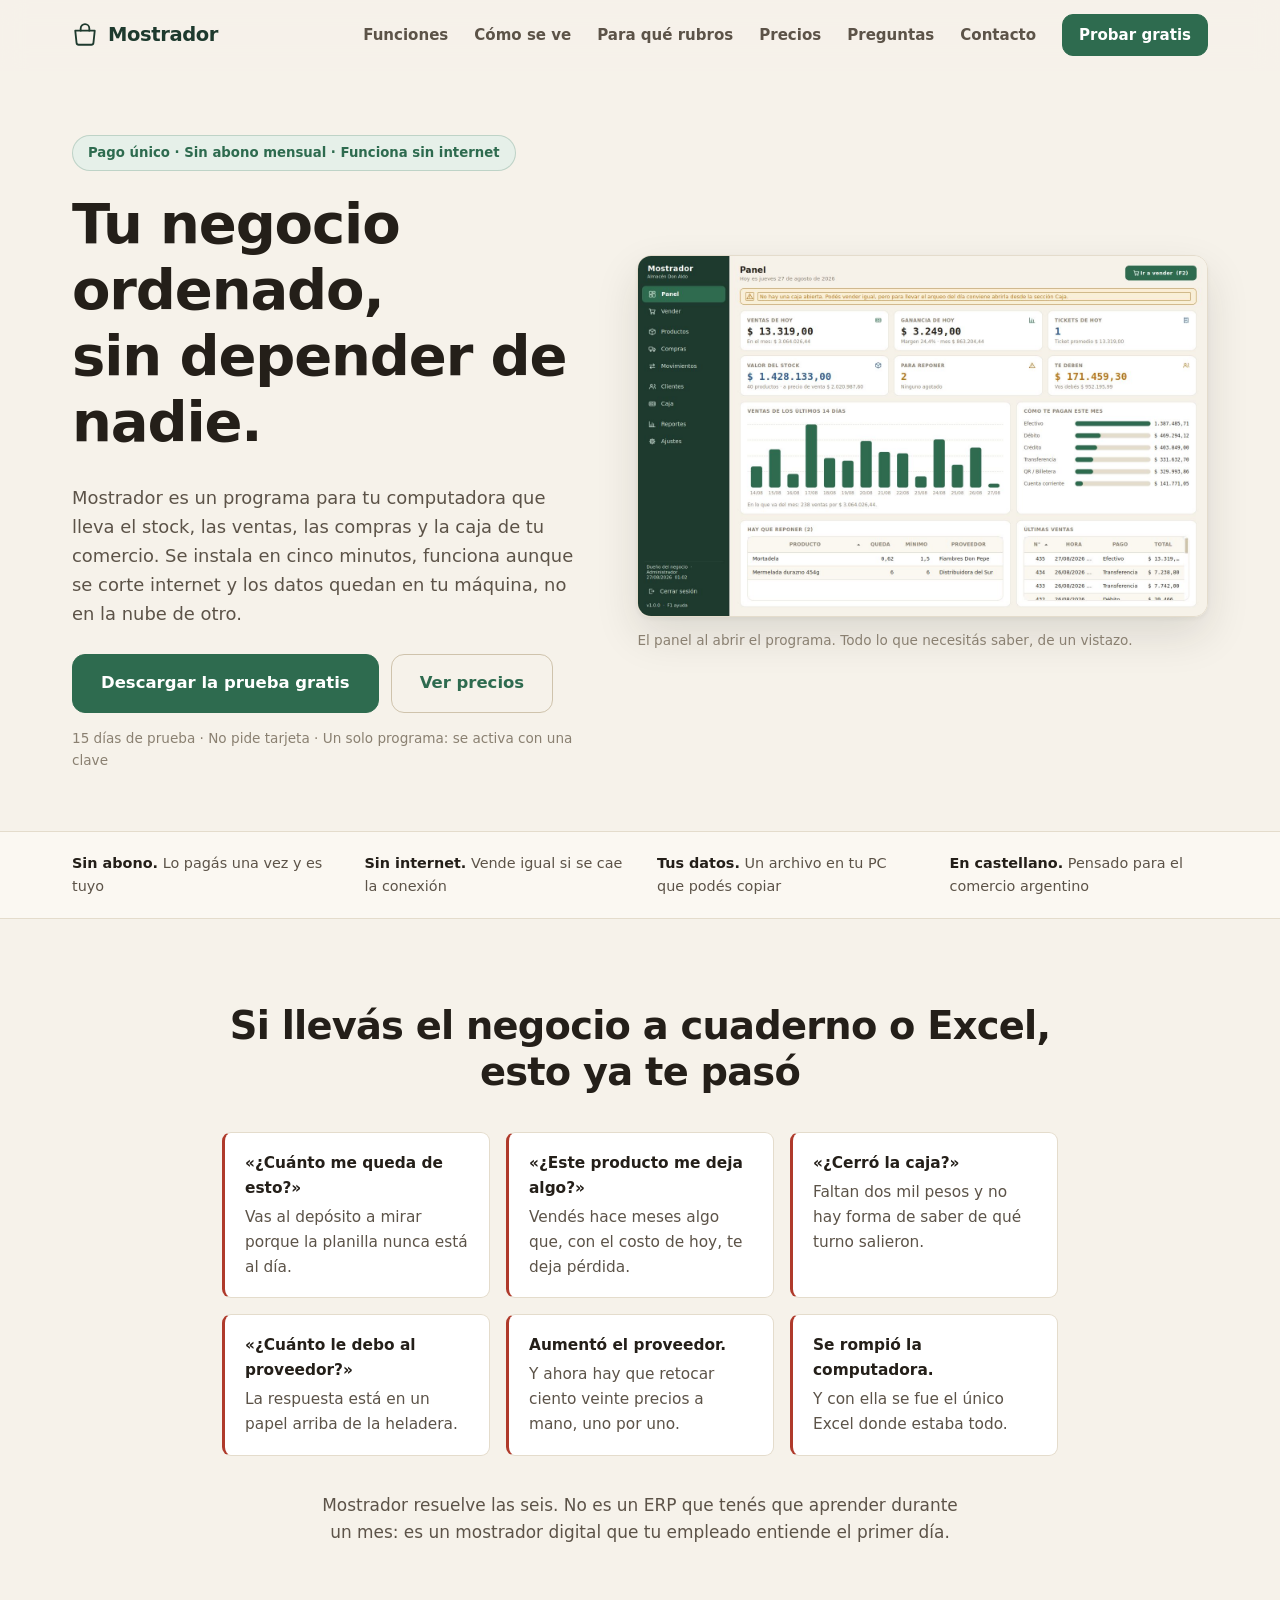
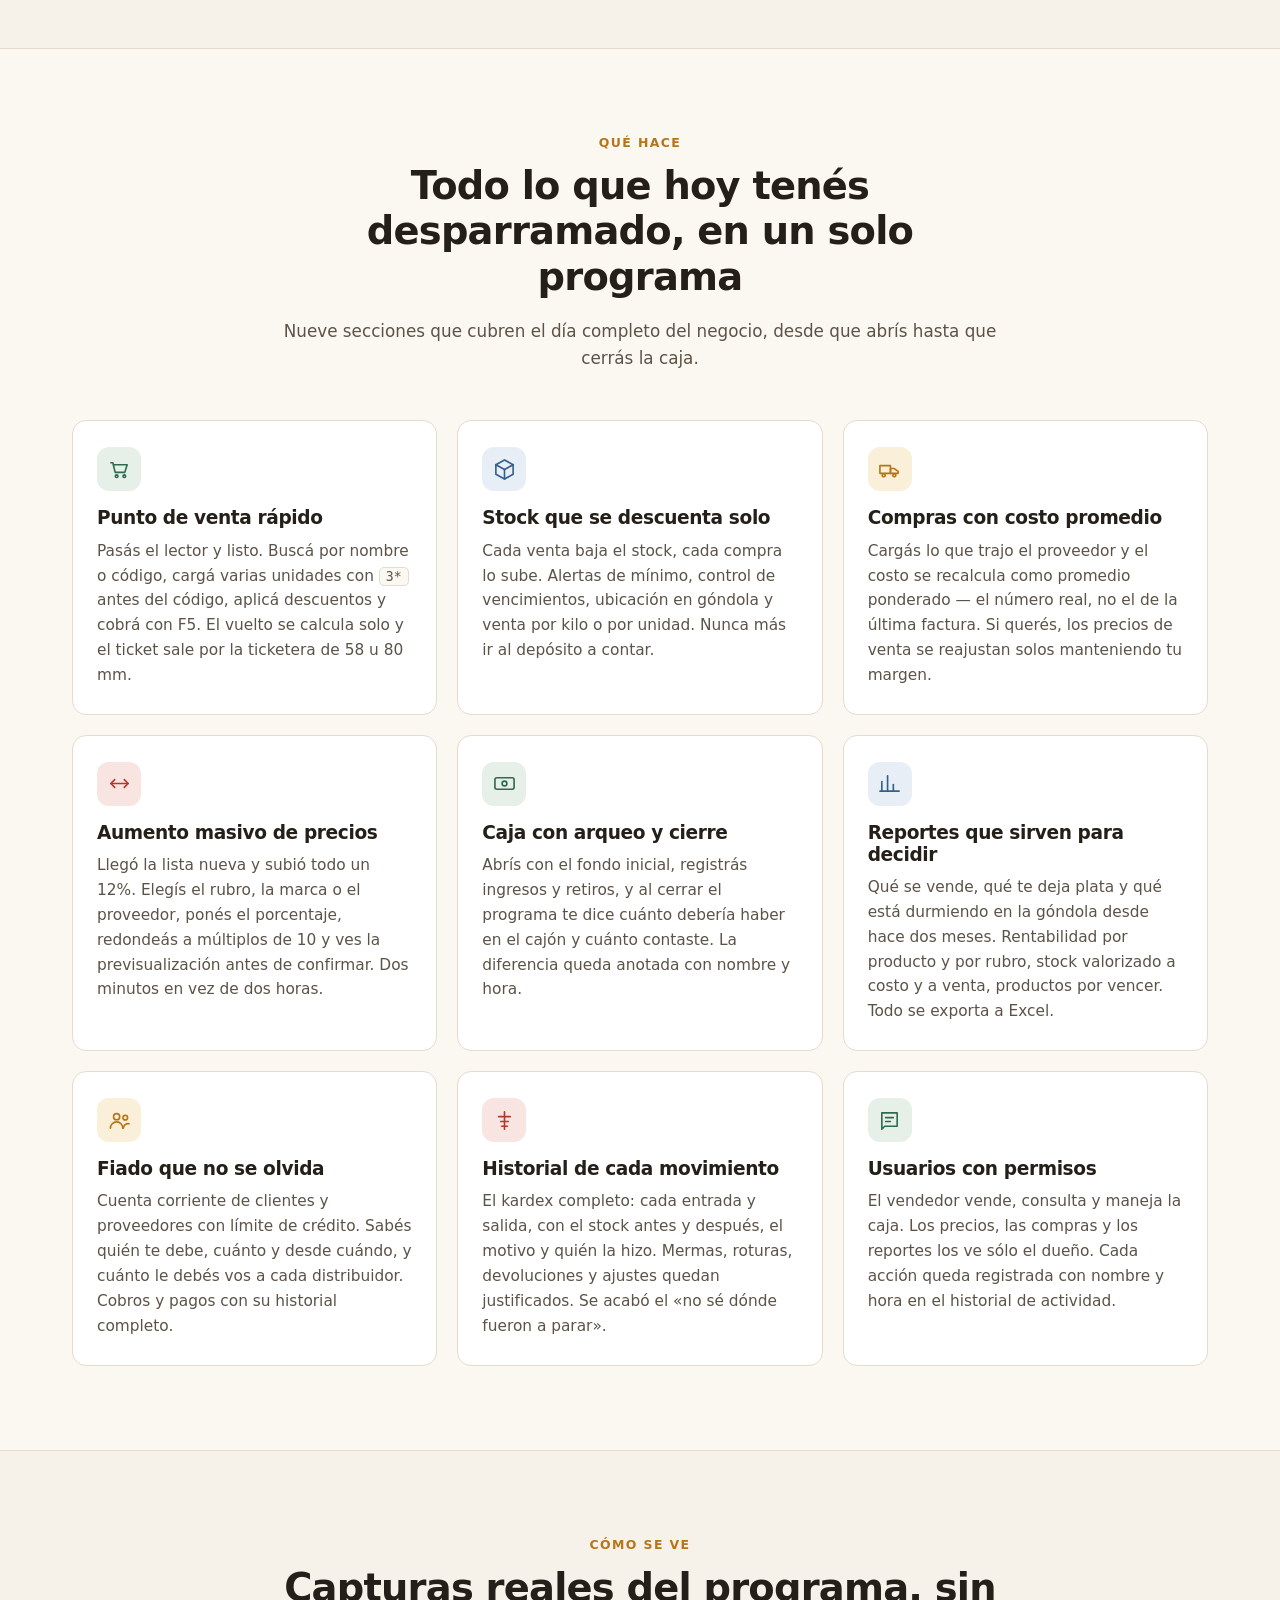
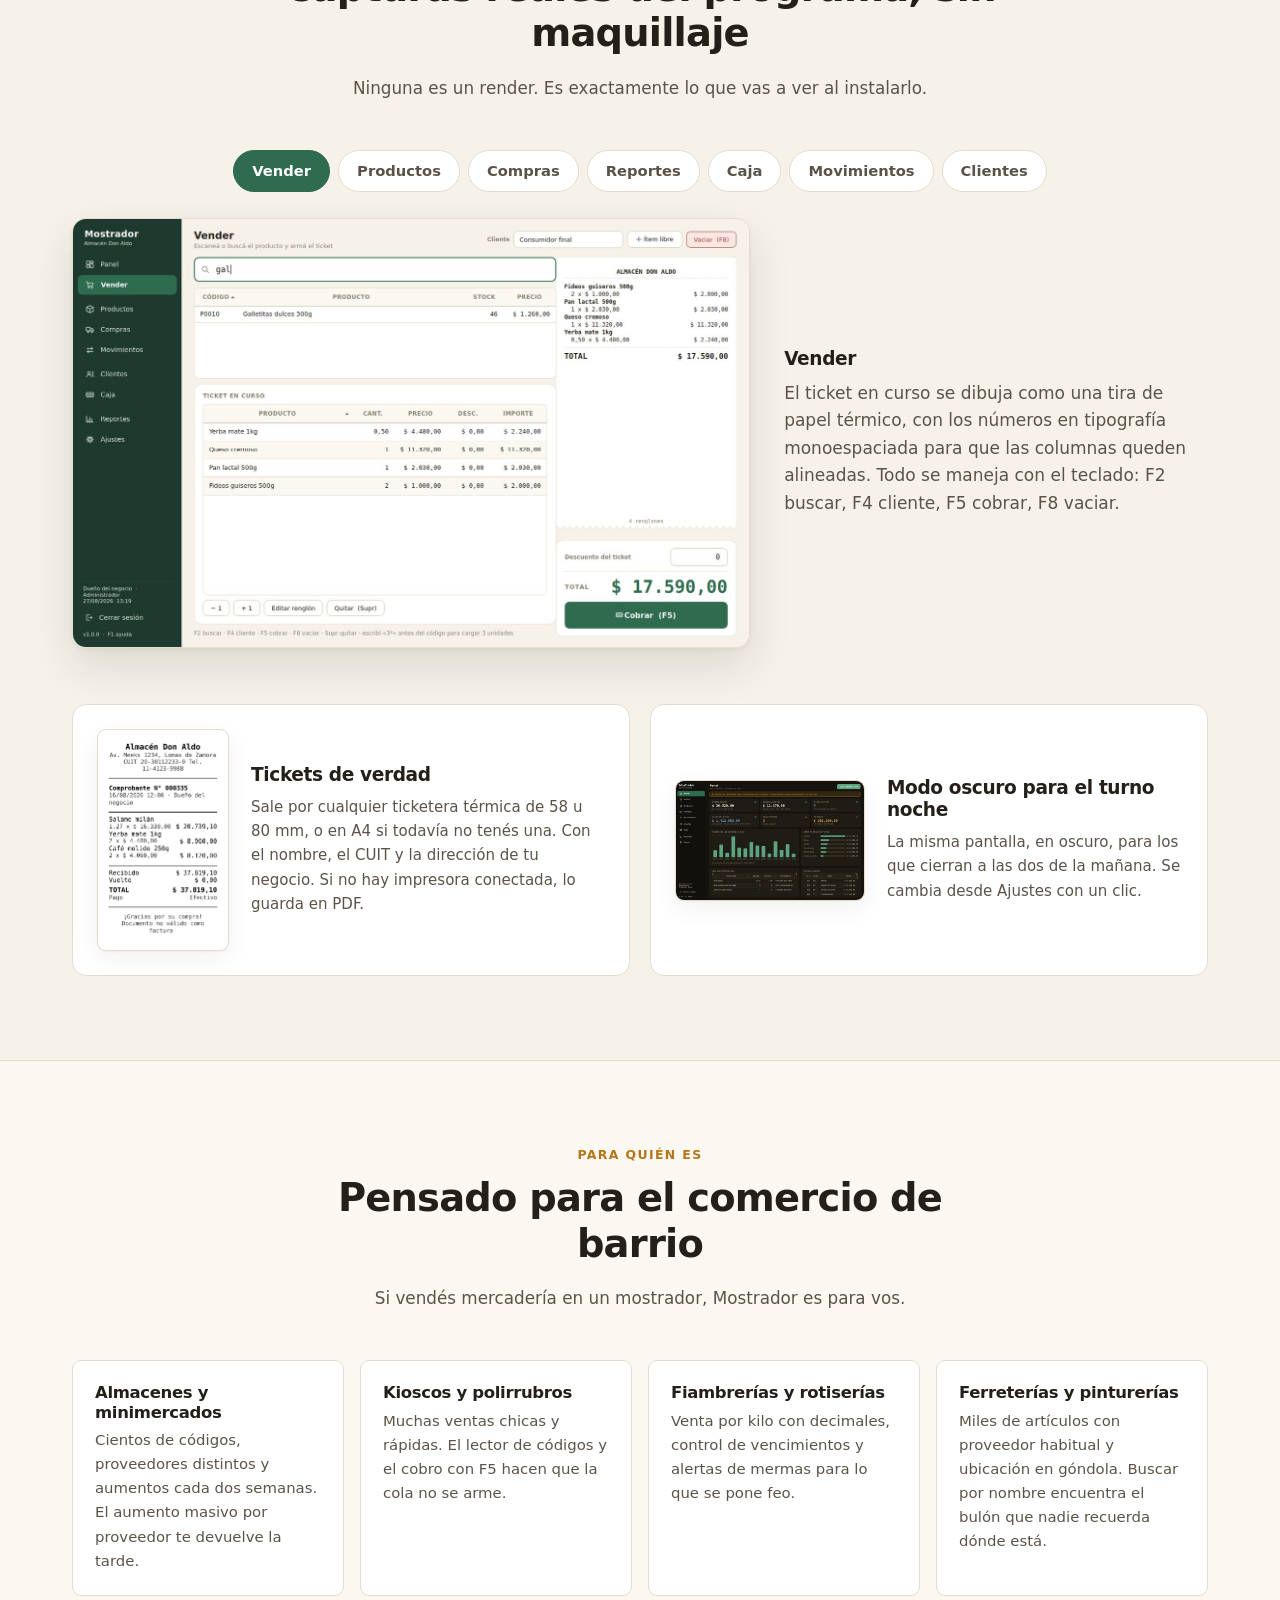
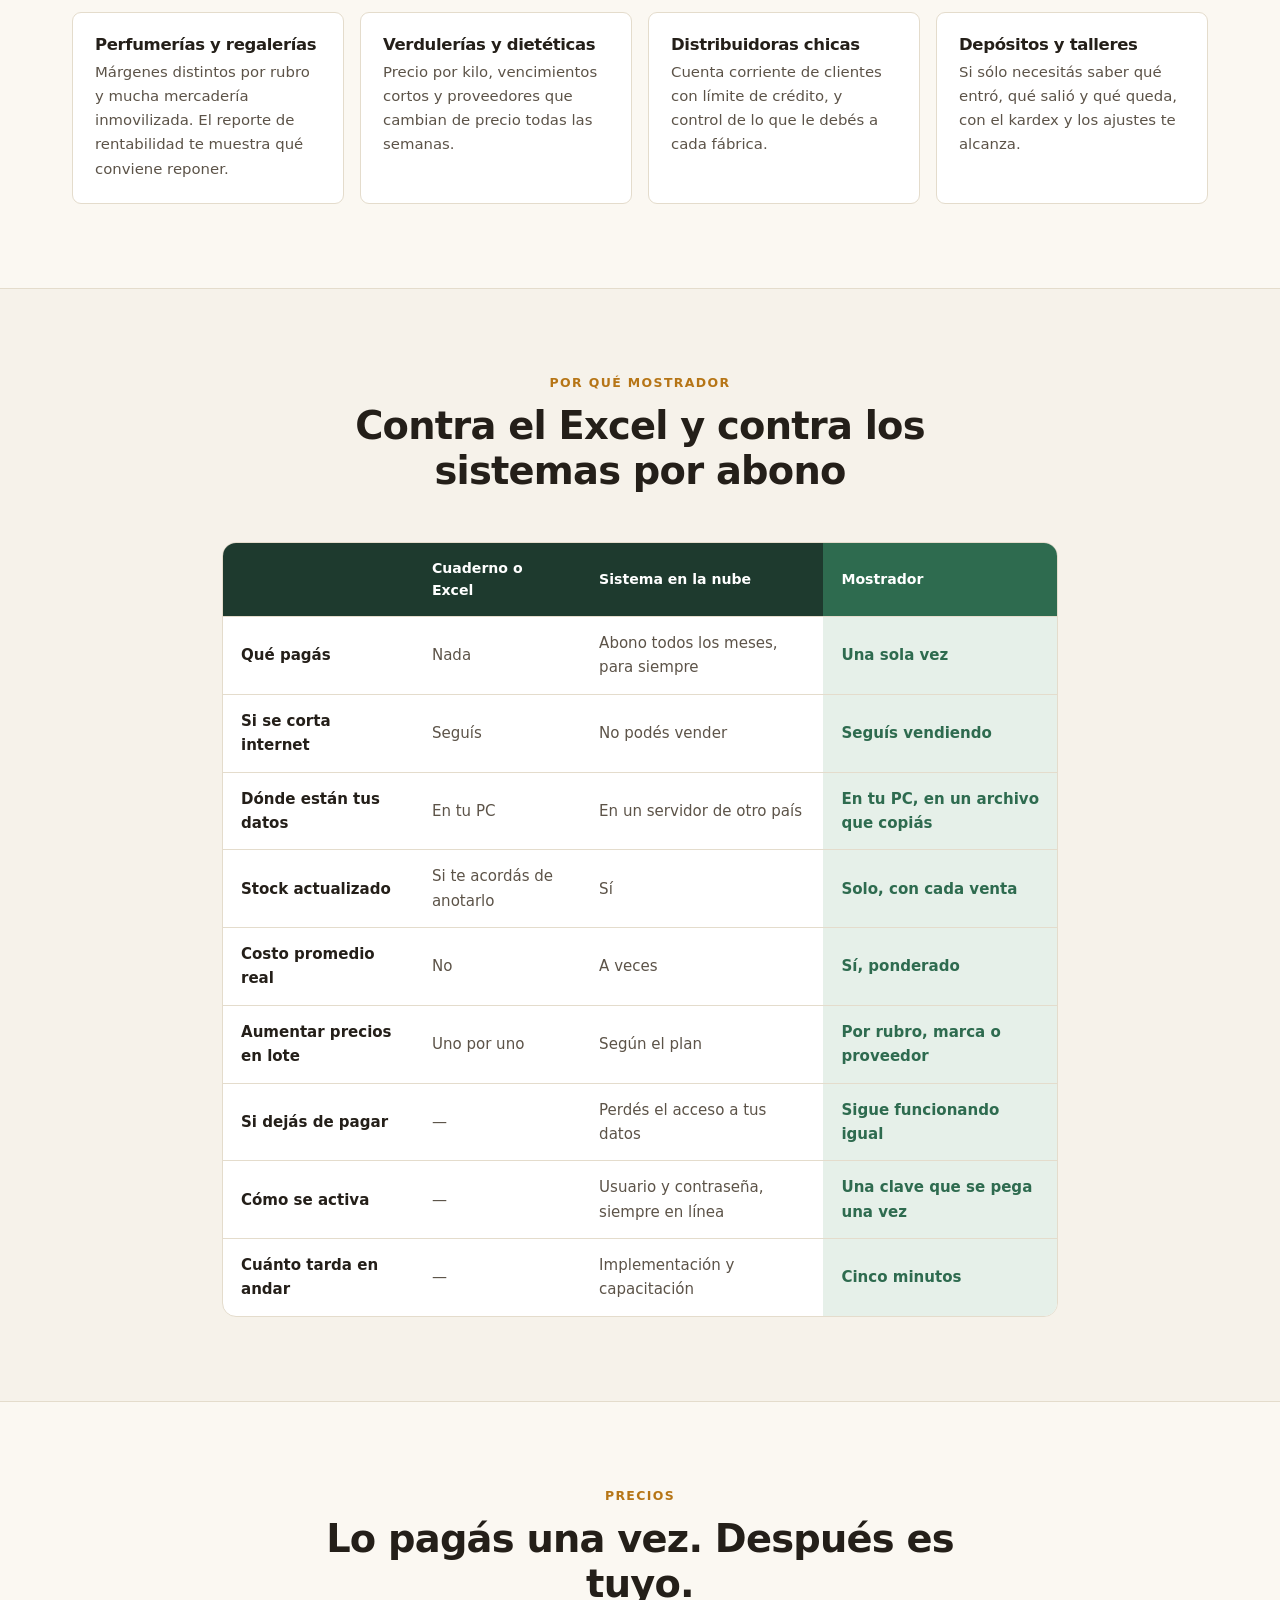
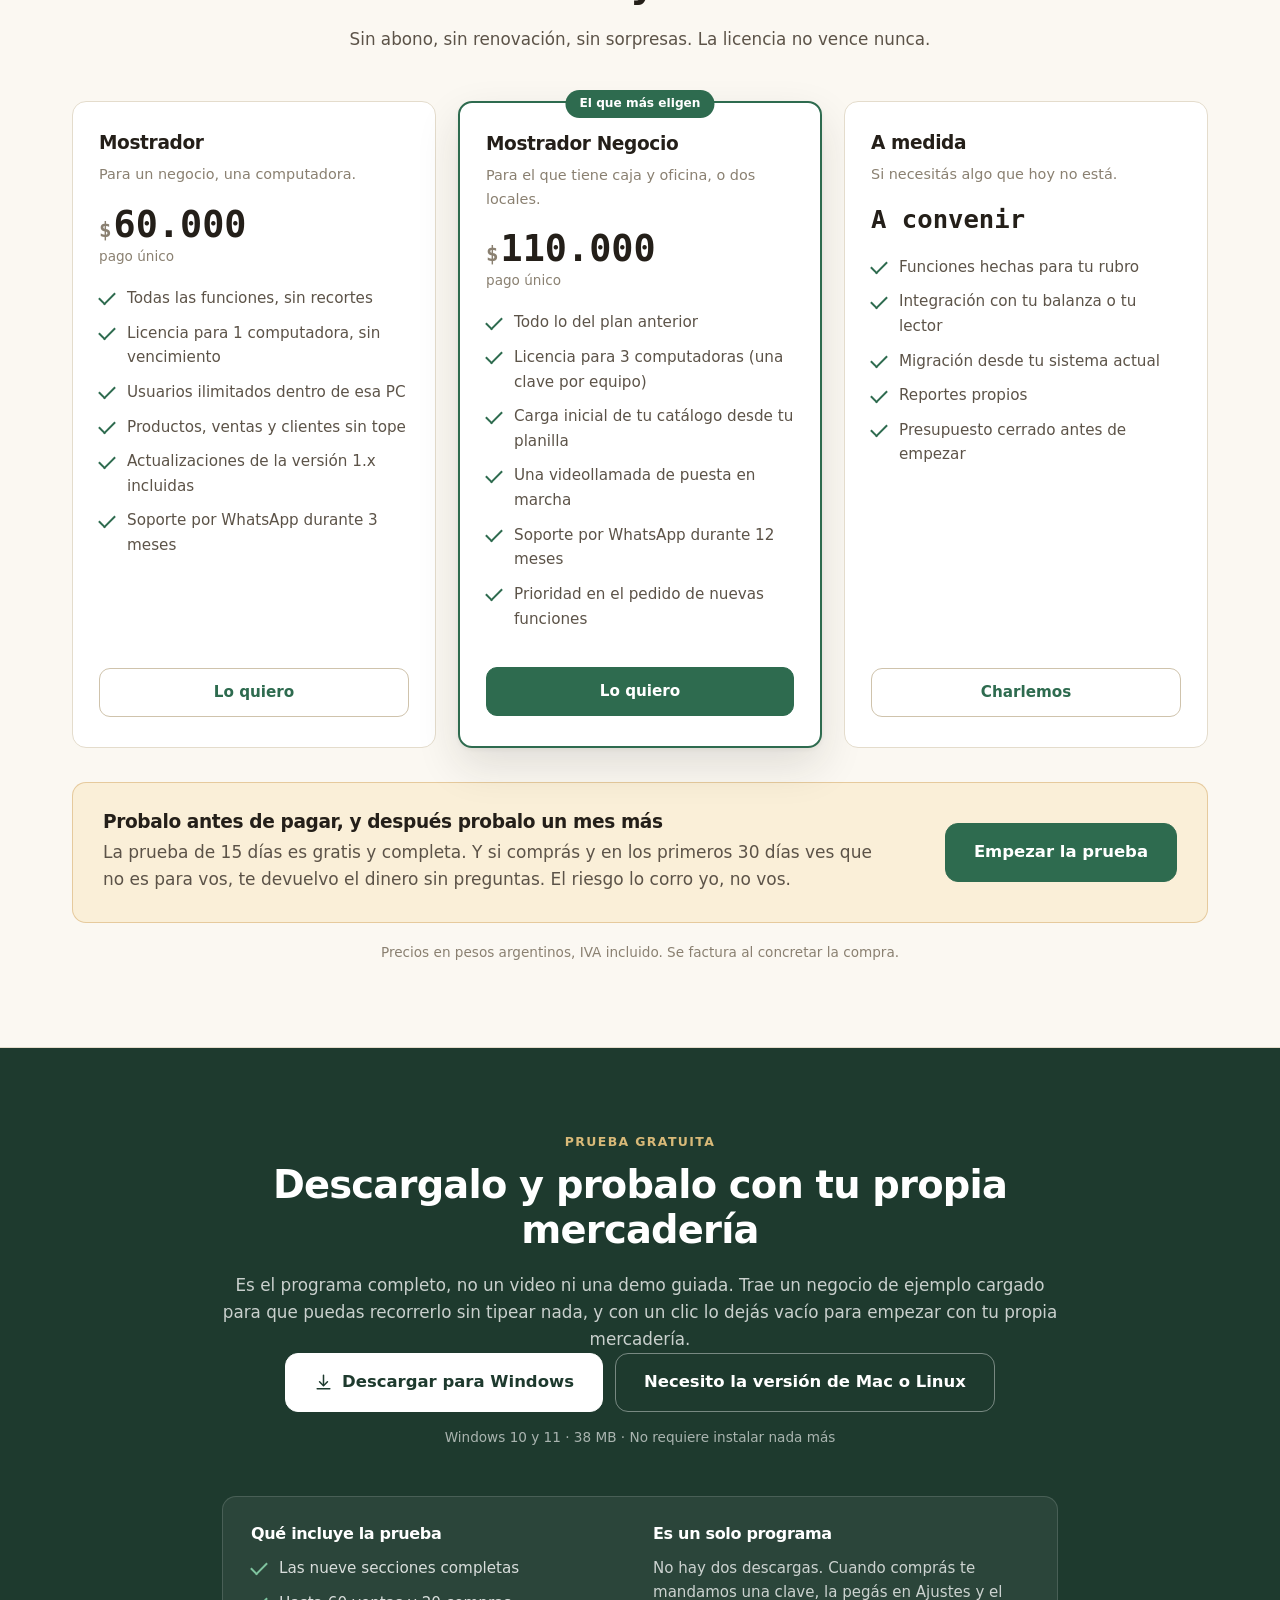
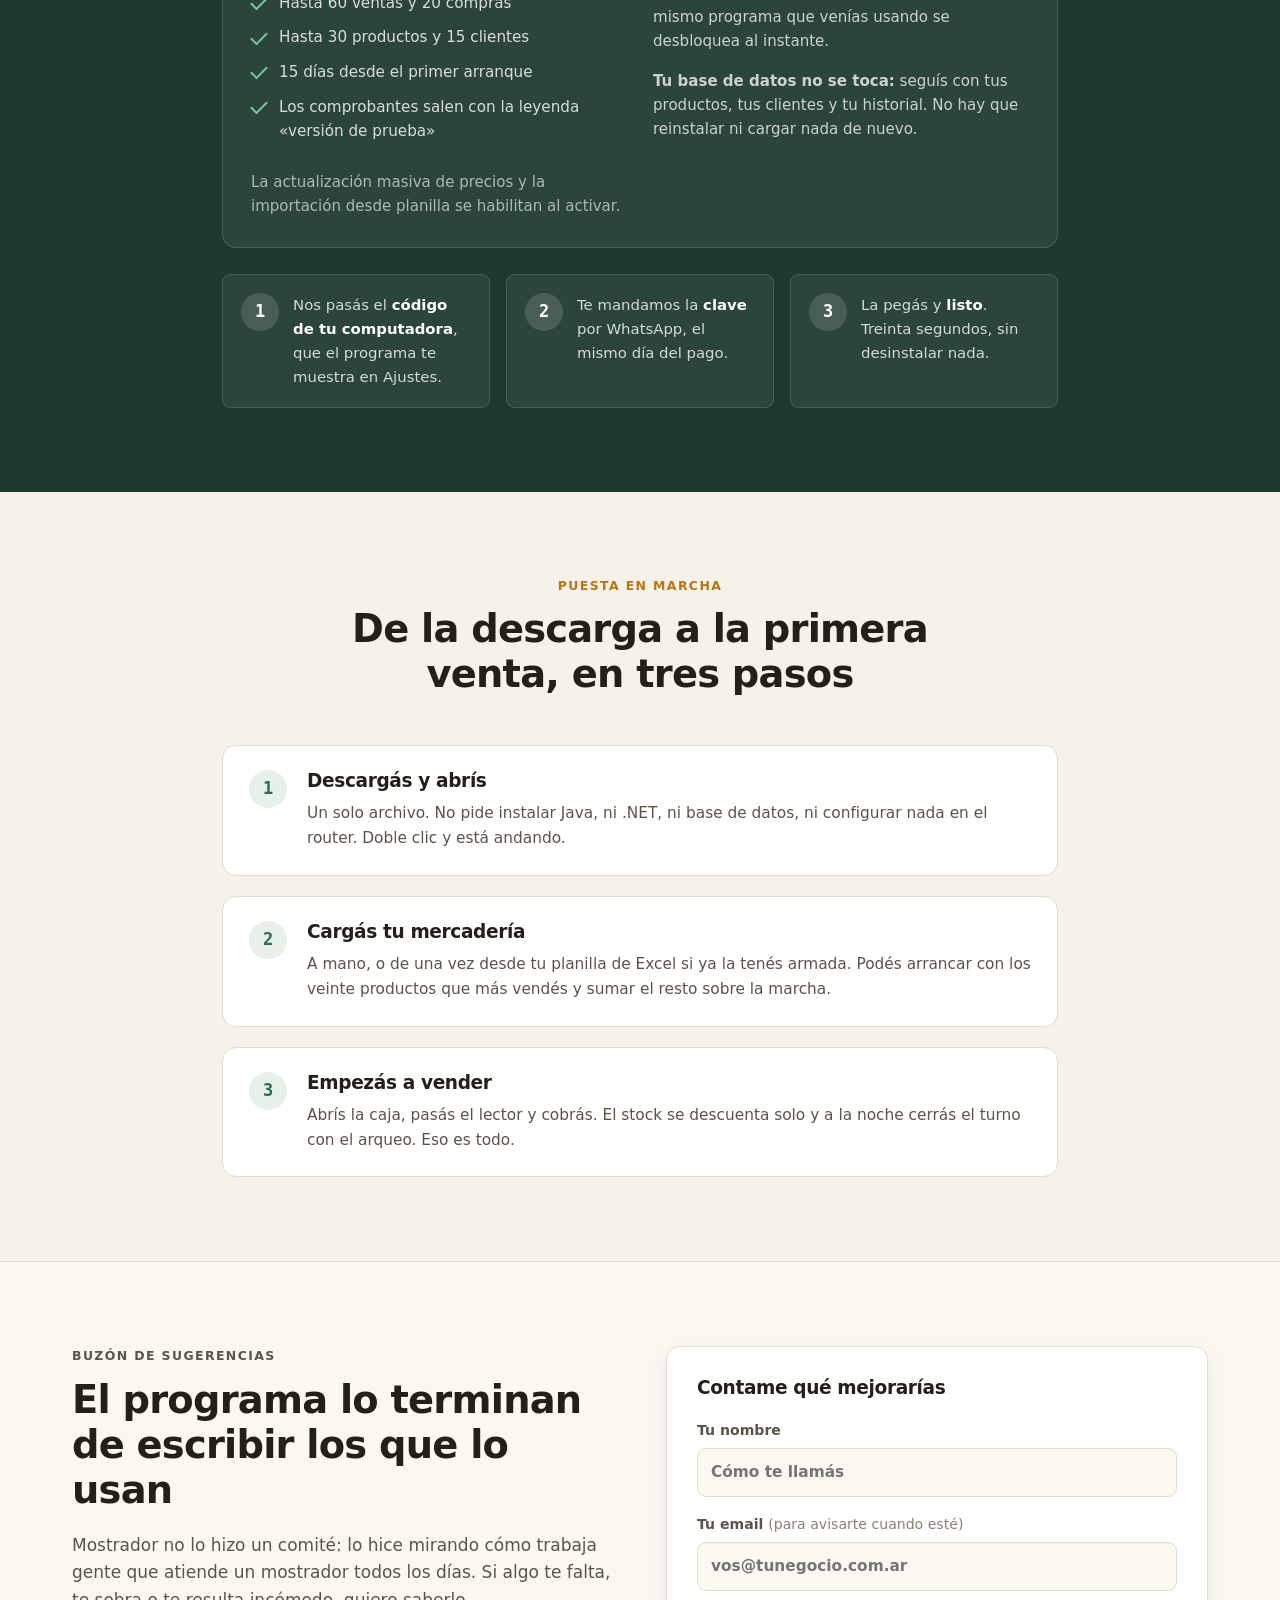
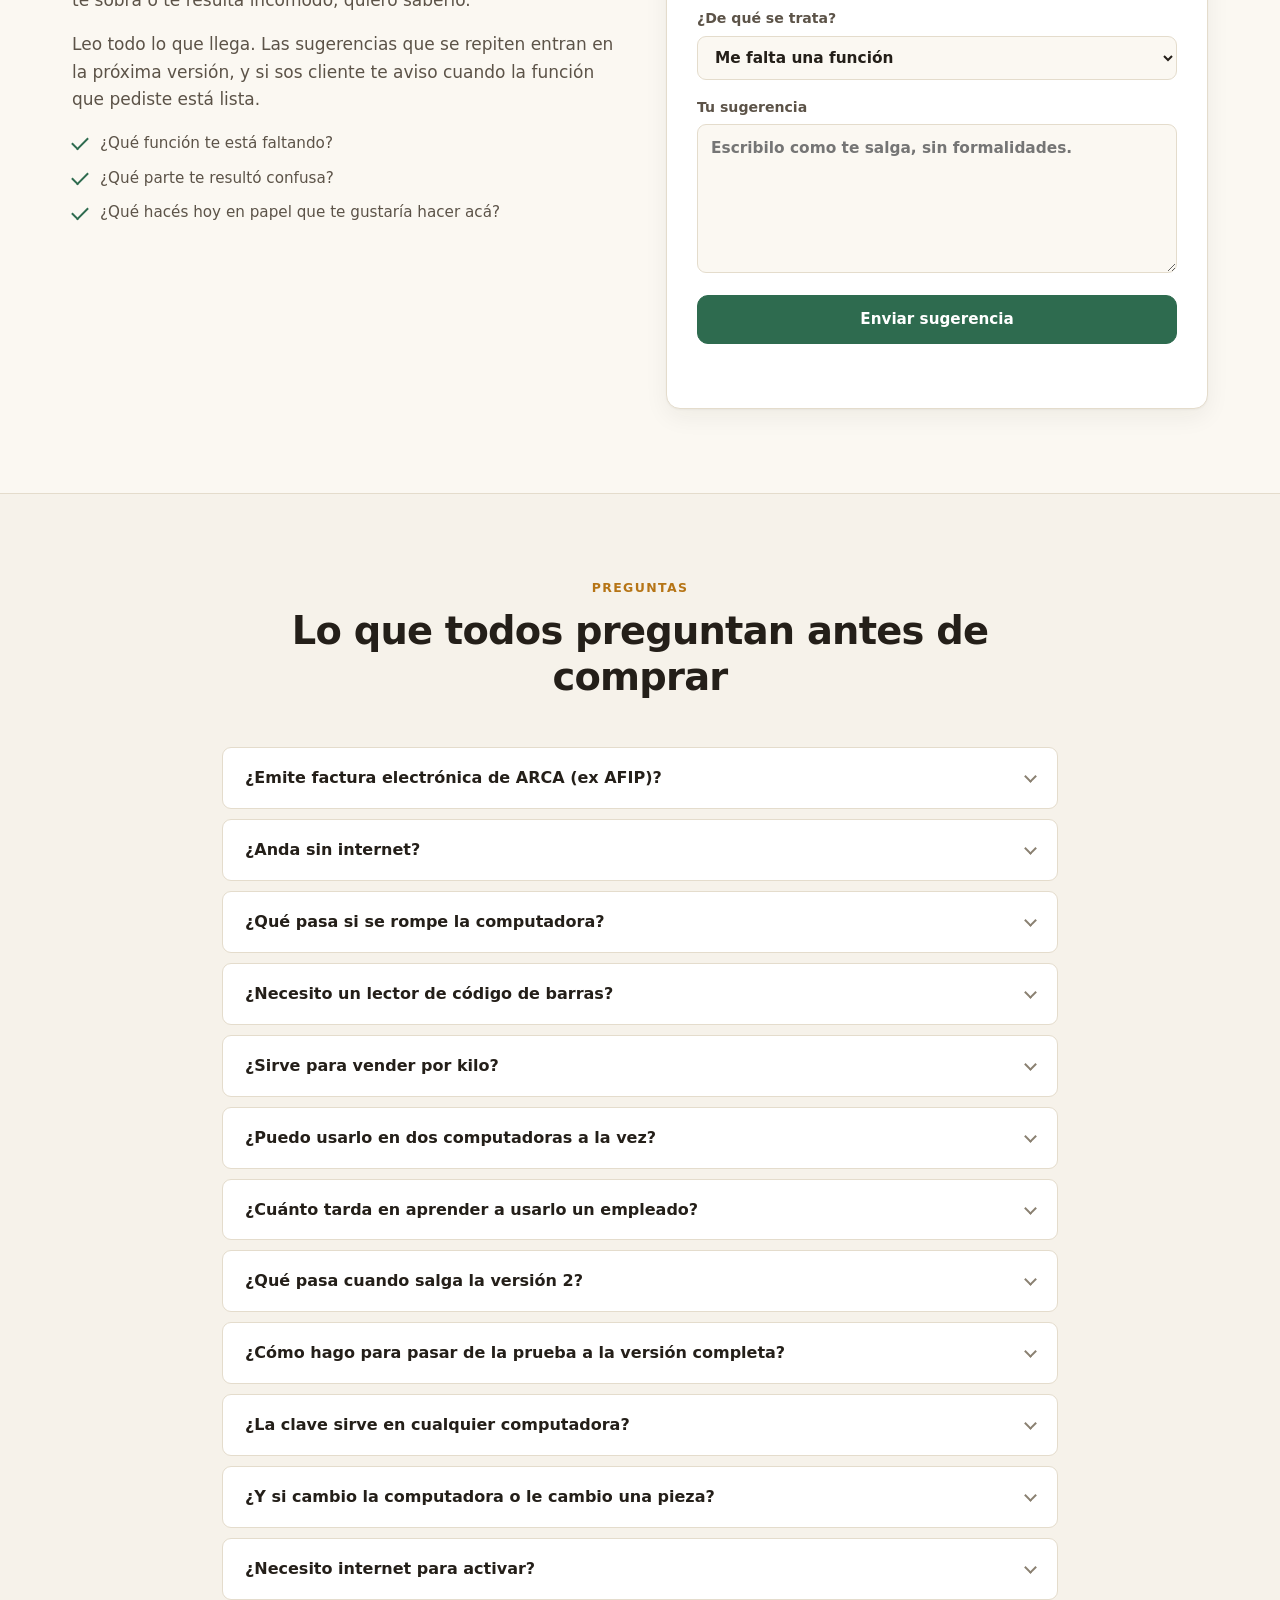
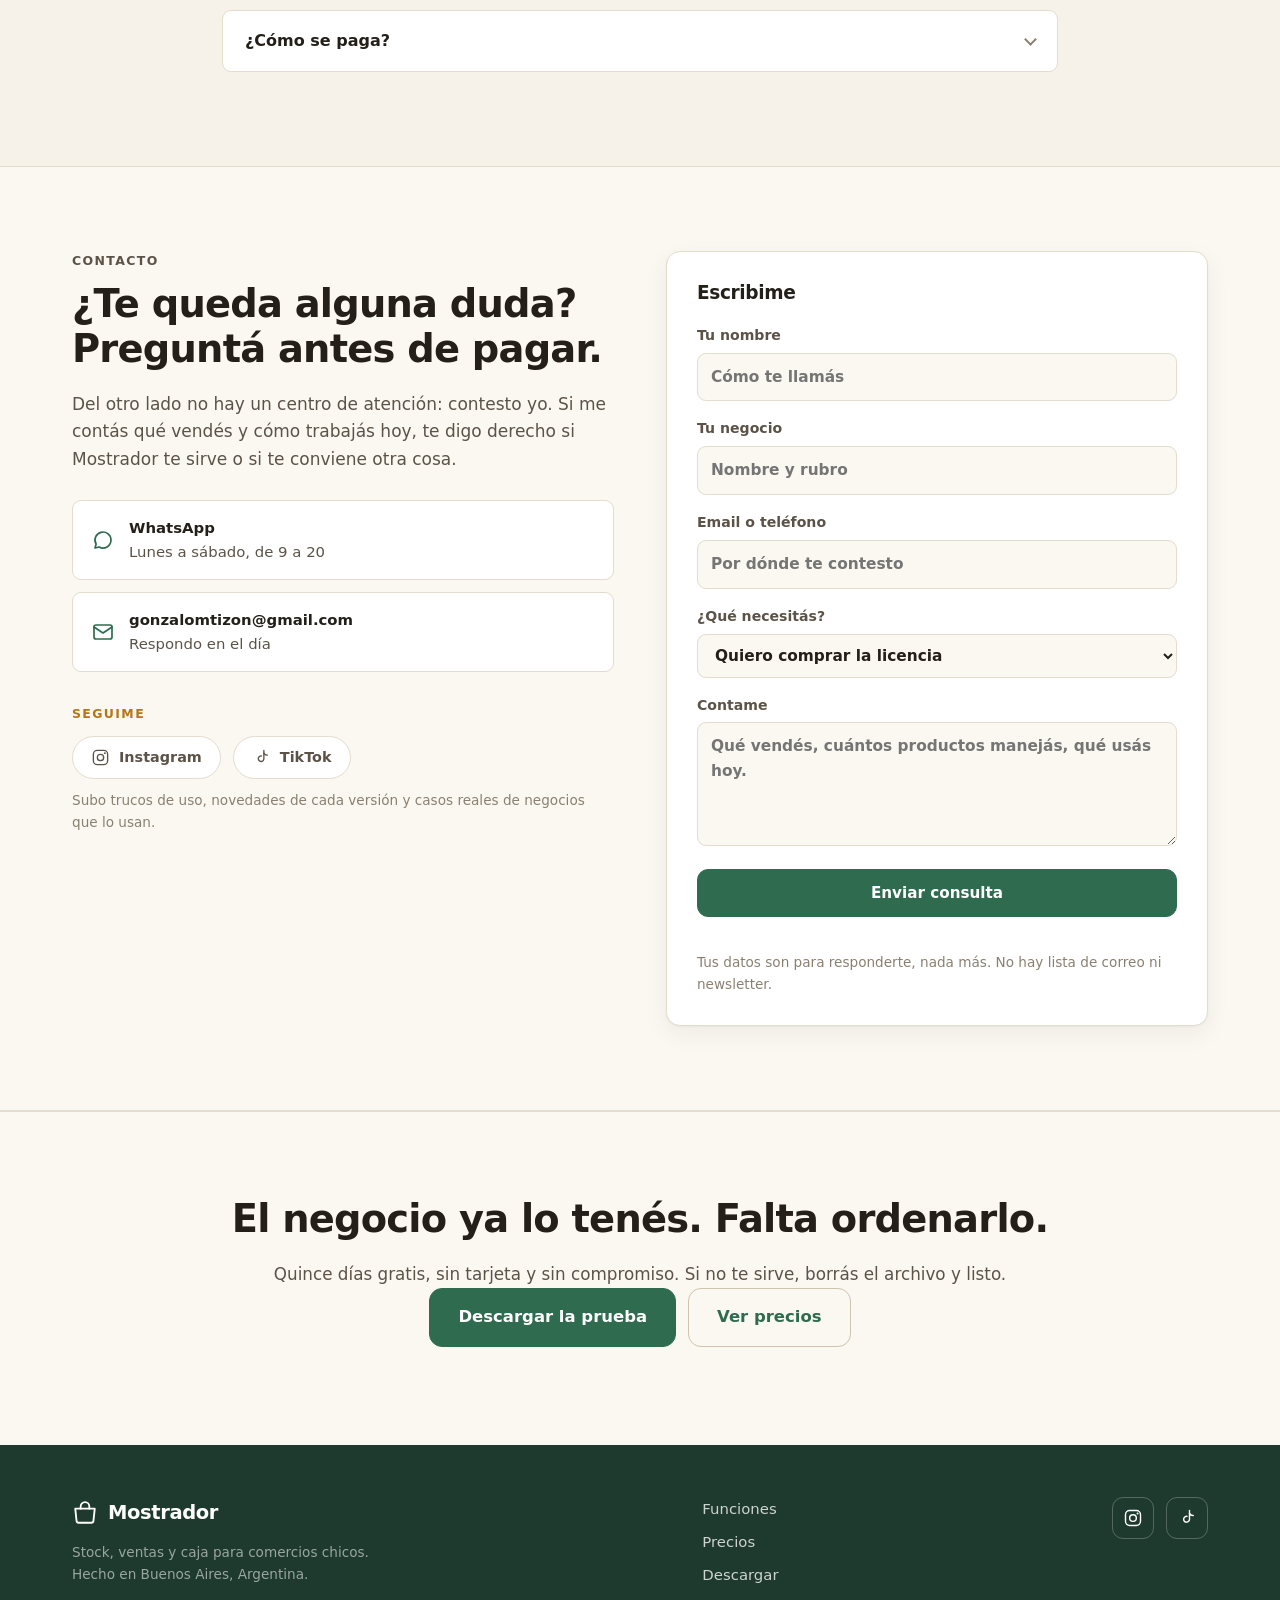
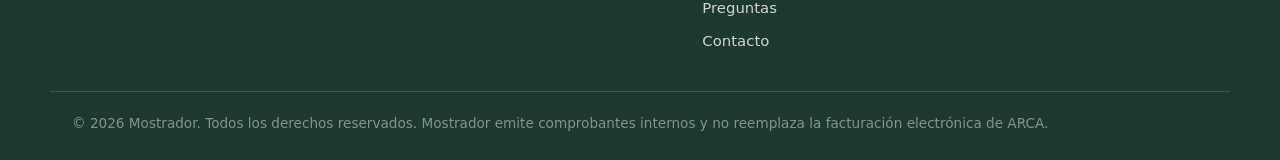
<file: index.html>
<!DOCTYPE html>
<html lang="es-AR">
<head>
<meta charset="utf-8">
<meta name="viewport" content="width=device-width, initial-scale=1">
<title>Mostrador — El sistema de stock y ventas para tu negocio. Pago único, sin abono.</title>
<meta name="description" content="Programa de escritorio para el stock, las ventas y la caja de tu comercio. Sin abono y sin internet: los datos quedan en tu PC. Probalo gratis 15 días.">
<meta name="theme-color" content="#1E3A2E">
<link rel="canonical" href="https://mostrador.com.ar/">

<meta property="og:type" content="website">
<meta property="og:locale" content="es_AR">
<meta property="og:site_name" content="Mostrador">
<meta property="og:title" content="Mostrador — stock, ventas y caja para tu negocio">
<meta property="og:description" content="Pago único, sin abono mensual. Funciona sin internet y los datos quedan en tu computadora. Probalo gratis 15 días.">
<meta property="og:url" content="https://mostrador.com.ar/">
<meta property="og:image" content="https://mostrador.com.ar/assets/img/og.jpg">
<meta name="twitter:card" content="summary_large_image">

<link rel="icon" href="favicon.svg" type="image/svg+xml">
<link rel="apple-touch-icon" href="favicon.svg">
<link rel="stylesheet" href="assets/estilos.css">
<link rel="preload" as="image" href="assets/img/dashboard.jpg">

<script type="application/ld+json">
{
  "@context": "https://schema.org",
  "@type": "SoftwareApplication",
  "name": "Mostrador",
  "applicationCategory": "BusinessApplication",
  "operatingSystem": "Windows 10, Windows 11, macOS, Linux",
  "description": "Programa de escritorio para gestión de stock, ventas, compras y caja en comercios minoristas. Licencia de pago único, funciona sin conexión a internet.",
  "url": "https://mostrador.com.ar/",
  "softwareVersion": "1.0.0",
  "inLanguage": "es-AR",
  "offers": {
    "@type": "Offer",
    "price": "89000",
    "priceCurrency": "ARS",
    "availability": "https://schema.org/InStock",
    "url": "https://mostrador.com.ar/#precios"
  }
}
</script>
</head>
<body>

<a class="saltar" href="#contenido">Saltar al contenido</a>

<!-- ══════════════════ BARRA ══════════════════ -->
<header class="barra" id="barra">
  <div class="contenedor barra-in">
    <a class="logo" href="#" aria-label="Mostrador, inicio">
      <svg viewBox="0 0 24 24" aria-hidden="true"><path d="M3 8h18l-1.2 11.2a2 2 0 0 1-2 1.8H6.2a2 2 0 0 1-2-1.8L3 8Z"/><path d="M8 8V6a4 4 0 0 1 8 0v2"/></svg>
      <span>Mostrador</span>
    </a>
    <nav class="nav" id="nav">
      <a href="#funciones">Funciones</a>
      <a href="#recorrido">Cómo se ve</a>
      <a href="#rubros">Para qué rubros</a>
      <a href="#precios">Precios</a>
      <a href="#preguntas">Preguntas</a>
      <a href="#contacto">Contacto</a>
      <a class="btn btn-chico" href="#descarga">Probar gratis</a>
    </nav>
    <button class="hamburguesa" id="hamburguesa" aria-label="Abrir menú" aria-expanded="false">
      <span></span><span></span><span></span>
    </button>
  </div>
</header>

<main id="contenido">

<!-- ══════════════════ HERO ══════════════════ -->
<section class="hero">
  <div class="contenedor hero-in">
    <div class="hero-texto revelar">
      <p class="pastilla">Pago único · Sin abono mensual · Funciona sin internet</p>
      <h1>Tu negocio ordenado,<br>sin depender de nadie.</h1>
      <p class="bajada">
        Mostrador es un programa para tu computadora que lleva el stock, las ventas,
        las compras y la caja de tu comercio. Se instala en cinco minutos, funciona
        aunque se corte internet y los datos quedan en tu máquina, no en la nube de otro.
      </p>
      <div class="botonera">
        <a class="btn btn-grande" href="#descarga">Descargar la prueba gratis</a>
        <a class="btn btn-fantasma btn-grande" href="#precios">Ver precios</a>
      </div>
      <p class="letra-chica">15 días de prueba · No pide tarjeta · Un solo programa: se activa con una clave</p>
    </div>
    <figure class="hero-figura revelar">
      <img src="assets/img/dashboard.jpg" width="1420" height="900"
           alt="Panel principal de Mostrador con las ventas del día, el valor del stock y los productos a reponer" fetchpriority="high">
      <figcaption>El panel al abrir el programa. Todo lo que necesitás saber, de un vistazo.</figcaption>
    </figure>
  </div>
  <div class="tira-confianza">
    <div class="contenedor tira-in">
      <span><b>Sin abono.</b> Lo pagás una vez y es tuyo</span>
      <span><b>Sin internet.</b> Vende igual si se cae la conexión</span>
      <span><b>Tus datos.</b> Un archivo en tu PC que podés copiar</span>
      <span><b>En castellano.</b> Pensado para el comercio argentino</span>
    </div>
  </div>
</section>

<!-- ══════════════════ PROBLEMA ══════════════════ -->
<section class="seccion" id="problema">
  <div class="contenedor angosto centro">
    <h2 class="revelar">Si llevás el negocio a cuaderno o Excel, esto ya te pasó</h2>
    <div class="dolores">
      <div class="dolor revelar"><b>«¿Cuánto me queda de esto?»</b>
        Vas al depósito a mirar porque la planilla nunca está al día.</div>
      <div class="dolor revelar"><b>«¿Este producto me deja algo?»</b>
        Vendés hace meses algo que, con el costo de hoy, te deja pérdida.</div>
      <div class="dolor revelar"><b>«¿Cerró la caja?»</b>
        Faltan dos mil pesos y no hay forma de saber de qué turno salieron.</div>
      <div class="dolor revelar"><b>«¿Cuánto le debo al proveedor?»</b>
        La respuesta está en un papel arriba de la heladera.</div>
      <div class="dolor revelar"><b>Aumentó el proveedor.</b>
        Y ahora hay que retocar ciento veinte precios a mano, uno por uno.</div>
      <div class="dolor revelar"><b>Se rompió la computadora.</b>
        Y con ella se fue el único Excel donde estaba todo.</div>
    </div>
    <p class="cierre-seccion revelar">
      Mostrador resuelve las seis. No es un ERP que tenés que aprender durante un mes:
      es un mostrador digital que tu empleado entiende el primer día.
    </p>
  </div>
</section>

<!-- ══════════════════ FUNCIONES ══════════════════ -->
<section class="seccion fondo-claro" id="funciones">
  <div class="contenedor">
    <header class="cabecera-seccion revelar">
      <p class="rotulo">Qué hace</p>
      <h2>Todo lo que hoy tenés desparramado, en un solo programa</h2>
      <p class="bajada-seccion">Nueve secciones que cubren el día completo del negocio, desde que abrís hasta que cerrás la caja.</p>
    </header>

    <div class="grilla-funciones">
      <article class="tarjeta revelar">
        <span class="icono verde">
          <svg viewBox="0 0 24 24"><path d="M3 5h2l2.5 10h10L20 7H6"/><circle cx="9" cy="19" r="1.4"/><circle cx="17" cy="19" r="1.4"/></svg>
        </span>
        <h3>Punto de venta rápido</h3>
        <p>Pasás el lector y listo. Buscá por nombre o código, cargá varias unidades con
        <code>3*</code> antes del código, aplicá descuentos y cobrá con F5. El vuelto se calcula solo
        y el ticket sale por la ticketera de 58 u 80 mm.</p>
      </article>

      <article class="tarjeta revelar">
        <span class="icono azul">
          <svg viewBox="0 0 24 24"><path d="M12 2 3 7v10l9 5 9-5V7l-9-5Z"/><path d="M3 7l9 5 9-5"/><path d="M12 12v10"/></svg>
        </span>
        <h3>Stock que se descuenta solo</h3>
        <p>Cada venta baja el stock, cada compra lo sube. Alertas de mínimo, control de
        vencimientos, ubicación en góndola y venta por kilo o por unidad. Nunca más ir al
        depósito a contar.</p>
      </article>

      <article class="tarjeta revelar">
        <span class="icono miel">
          <svg viewBox="0 0 24 24"><path d="M2 8h11v8H2z"/><path d="M13 11h4l4 3v2h-8z"/><circle cx="6" cy="18" r="1.6"/><circle cx="17" cy="18" r="1.6"/></svg>
        </span>
        <h3>Compras con costo promedio</h3>
        <p>Cargás lo que trajo el proveedor y el costo se recalcula como promedio ponderado —
        el número real, no el de la última factura. Si querés, los precios de venta se
        reajustan solos manteniendo tu margen.</p>
      </article>

      <article class="tarjeta revelar">
        <span class="icono ladrillo">
          <svg viewBox="0 0 24 24"><path d="M3 12h18"/><path d="M7 8l-4 4 4 4"/><path d="M17 8l4 4-4 4"/></svg>
        </span>
        <h3>Aumento masivo de precios</h3>
        <p>Llegó la lista nueva y subió todo un 12%. Elegís el rubro, la marca o el proveedor,
        ponés el porcentaje, redondeás a múltiplos de 10 y ves la previsualización antes de
        confirmar. Dos minutos en vez de dos horas.</p>
      </article>

      <article class="tarjeta revelar">
        <span class="icono verde">
          <svg viewBox="0 0 24 24"><rect x="2" y="6" width="20" height="12" rx="2"/><circle cx="12" cy="12" r="2.5"/></svg>
        </span>
        <h3>Caja con arqueo y cierre</h3>
        <p>Abrís con el fondo inicial, registrás ingresos y retiros, y al cerrar el programa te
        dice cuánto debería haber en el cajón y cuánto contaste. La diferencia queda anotada
        con nombre y hora.</p>
      </article>

      <article class="tarjeta revelar">
        <span class="icono azul">
          <svg viewBox="0 0 24 24"><path d="M4 20V10"/><path d="M10 20V4"/><path d="M16 20v-7"/><path d="M22 20H2"/></svg>
        </span>
        <h3>Reportes que sirven para decidir</h3>
        <p>Qué se vende, qué te deja plata y qué está durmiendo en la góndola desde hace dos
        meses. Rentabilidad por producto y por rubro, stock valorizado a costo y a venta,
        productos por vencer. Todo se exporta a Excel.</p>
      </article>

      <article class="tarjeta revelar">
        <span class="icono miel">
          <svg viewBox="0 0 24 24"><circle cx="9" cy="8" r="3.2"/><path d="M2.5 20a6.5 6.5 0 0 1 13 0"/><circle cx="18" cy="9" r="2.4"/><path d="M16 20a5 5 0 0 1 6-4.6"/></svg>
        </span>
        <h3>Fiado que no se olvida</h3>
        <p>Cuenta corriente de clientes y proveedores con límite de crédito. Sabés quién te
        debe, cuánto y desde cuándo, y cuánto le debés vos a cada distribuidor. Cobros y pagos
        con su historial completo.</p>
      </article>

      <article class="tarjeta revelar">
        <span class="icono ladrillo">
          <svg viewBox="0 0 24 24"><path d="M12 3v18"/><path d="M6 8h12"/><path d="M8 13h8"/><path d="M9 18h6"/></svg>
        </span>
        <h3>Historial de cada movimiento</h3>
        <p>El kardex completo: cada entrada y salida, con el stock antes y después, el motivo
        y quién la hizo. Mermas, roturas, devoluciones y ajustes quedan justificados. Se acabó
        el «no sé dónde fueron a parar».</p>
      </article>

      <article class="tarjeta revelar">
        <span class="icono verde">
          <svg viewBox="0 0 24 24"><path d="M4 4h16v14H7l-3 3V4Z"/><path d="M8 9h8"/><path d="M8 13h5"/></svg>
        </span>
        <h3>Usuarios con permisos</h3>
        <p>El vendedor vende, consulta y maneja la caja. Los precios, las compras y los
        reportes los ve sólo el dueño. Cada acción queda registrada con nombre y hora en el
        historial de actividad.</p>
      </article>
    </div>
  </div>
</section>

<!-- ══════════════════ RECORRIDO ══════════════════ -->
<section class="seccion" id="recorrido">
  <div class="contenedor">
    <header class="cabecera-seccion revelar">
      <p class="rotulo">Cómo se ve</p>
      <h2>Capturas reales del programa, sin maquillaje</h2>
      <p class="bajada-seccion">Ninguna es un render. Es exactamente lo que vas a ver al instalarlo.</p>
    </header>

    <div class="pestanas revelar">
      <div class="pestanas-botones" role="tablist">
        <button role="tab" class="activa" data-panel="p-vender">Vender</button>
        <button role="tab" data-panel="p-productos">Productos</button>
        <button role="tab" data-panel="p-compras">Compras</button>
        <button role="tab" data-panel="p-reportes">Reportes</button>
        <button role="tab" data-panel="p-caja">Caja</button>
        <button role="tab" data-panel="p-movimientos">Movimientos</button>
        <button role="tab" data-panel="p-clientes">Clientes</button>
      </div>

      <div class="pestanas-paneles">
        <div class="panel activo" id="p-vender">
          <img src="assets/img/pos.jpg" width="1420" height="900" loading="lazy" alt="Pantalla de venta de Mostrador con cuatro productos cargados en el ticket y el total de la compra">
          <div class="panel-texto">
            <h3>Vender</h3>
            <p>El ticket en curso se dibuja como una tira de papel térmico, con los números en
            tipografía monoespaciada para que las columnas queden alineadas. Todo se maneja con
            el teclado: F2 buscar, F4 cliente, F5 cobrar, F8 vaciar.</p>
          </div>
        </div>
        <div class="panel" id="p-productos">
          <img src="assets/img/productos.jpg" width="1420" height="900" loading="lazy" alt="Listado de productos con costo, precio, margen y valor del stock">
          <div class="panel-texto">
            <h3>Productos</h3>
            <p>Costo, precio y margen enlazados: tocás uno y los otros se acomodan. Filtros por
            rubro, marca y proveedor, y selección múltiple para dar de baja o actualizar precios
            en lote. Los que hay que reponer se marcan en color.</p>
          </div>
        </div>
        <div class="panel" id="p-compras">
          <img src="assets/img/compras.jpg" width="1420" height="900" loading="lazy" alt="Listado de compras a proveedores con su estado de pago">
          <div class="panel-texto">
            <h3>Compras</h3>
            <p>Cada remito que entra actualiza el stock y el costo promedio. Las que quedaron
            impagas se marcan y suman a la cuenta del proveedor, así siempre sabés cuánto debés
            y a quién.</p>
          </div>
        </div>
        <div class="panel" id="p-reportes">
          <img src="assets/img/reportes.jpg" width="1420" height="900" loading="lazy" alt="Reportes de ventas por día con facturado, ganancia y margen">
          <div class="panel-texto">
            <h3>Reportes</h3>
            <p>Ventas por día, más vendidos, rentabilidad por producto o rubro, medios de pago,
            stock valorizado, productos por vencer y mercadería sin movimiento. Elegís el período
            y exportás a Excel.</p>
          </div>
        </div>
        <div class="panel" id="p-caja">
          <img src="assets/img/caja.jpg" width="1420" height="900" loading="lazy" alt="Sección de caja con el arqueo del turno">
          <div class="panel-texto">
            <h3>Caja</h3>
            <p>Apertura con fondo inicial, ingresos y egresos del turno, y el arqueo en vivo:
            cuánto debería haber en el cajón ahora mismo. Al cerrar queda el registro con la
            diferencia entre el sistema y lo que contaste.</p>
          </div>
        </div>
        <div class="panel" id="p-movimientos">
          <img src="assets/img/movimientos.jpg" width="1420" height="900" loading="lazy" alt="Historial de movimientos de stock con motivo y usuario">
          <div class="panel-texto">
            <h3>Movimientos</h3>
            <p>Cada unidad que entró y salió, con el stock antes y después. Si falta mercadería,
            acá está la respuesta: quién la tocó, cuándo y por qué.</p>
          </div>
        </div>
        <div class="panel" id="p-clientes">
          <img src="assets/img/contactos.jpg" width="1420" height="900" loading="lazy" alt="Clientes y proveedores con su cuenta corriente">
          <div class="panel-texto">
            <h3>Clientes y proveedores</h3>
            <p>La libreta del fiado, ordenada. Saldo por cliente, límite de crédito, y el detalle
            de cada compra y cada pago con fecha.</p>
          </div>
        </div>
      </div>
    </div>

    <div class="dos-columnas revelar">
      <div class="mini-tarjeta">
        <img class="mini-ticket" src="assets/img/ticket.jpg" width="473" height="834" loading="lazy" alt="Ticket de 80 milímetros impreso por Mostrador, con el detalle de la compra y el total">
        <div>
          <h3>Tickets de verdad</h3>
          <p>Sale por cualquier ticketera térmica de 58 u 80 mm, o en A4 si todavía no tenés una.
          Con el nombre, el CUIT y la dirección de tu negocio. Si no hay impresora conectada, lo
          guarda en PDF.</p>
        </div>
      </div>
      <div class="mini-tarjeta">
        <img src="assets/img/oscuro.jpg" width="1420" height="900" loading="lazy" alt="El programa en modo oscuro">
        <div>
          <h3>Modo oscuro para el turno noche</h3>
          <p>La misma pantalla, en oscuro, para los que cierran a las dos de la mañana. Se cambia
          desde Ajustes con un clic.</p>
        </div>
      </div>
    </div>
  </div>
</section>

<!-- ══════════════════ RUBROS ══════════════════ -->
<section class="seccion fondo-claro" id="rubros">
  <div class="contenedor">
    <header class="cabecera-seccion revelar">
      <p class="rotulo">Para quién es</p>
      <h2>Pensado para el comercio de barrio</h2>
      <p class="bajada-seccion">Si vendés mercadería en un mostrador, Mostrador es para vos.</p>
    </header>
    <div class="grilla-rubros">
      <div class="rubro revelar"><h3>Almacenes y minimercados</h3><p>Cientos de códigos, proveedores distintos y aumentos cada dos semanas. El aumento masivo por proveedor te devuelve la tarde.</p></div>
      <div class="rubro revelar"><h3>Kioscos y polirrubros</h3><p>Muchas ventas chicas y rápidas. El lector de códigos y el cobro con F5 hacen que la cola no se arme.</p></div>
      <div class="rubro revelar"><h3>Fiambrerías y rotiserías</h3><p>Venta por kilo con decimales, control de vencimientos y alertas de mermas para lo que se pone feo.</p></div>
      <div class="rubro revelar"><h3>Ferreterías y pinturerías</h3><p>Miles de artículos con proveedor habitual y ubicación en góndola. Buscar por nombre encuentra el bulón que nadie recuerda dónde está.</p></div>
      <div class="rubro revelar"><h3>Perfumerías y regalerías</h3><p>Márgenes distintos por rubro y mucha mercadería inmovilizada. El reporte de rentabilidad te muestra qué conviene reponer.</p></div>
      <div class="rubro revelar"><h3>Verdulerías y dietéticas</h3><p>Precio por kilo, vencimientos cortos y proveedores que cambian de precio todas las semanas.</p></div>
      <div class="rubro revelar"><h3>Distribuidoras chicas</h3><p>Cuenta corriente de clientes con límite de crédito, y control de lo que le debés a cada fábrica.</p></div>
      <div class="rubro revelar"><h3>Depósitos y talleres</h3><p>Si sólo necesitás saber qué entró, qué salió y qué queda, con el kardex y los ajustes te alcanza.</p></div>
    </div>
  </div>
</section>

<!-- ══════════════════ COMPARATIVA ══════════════════ -->
<section class="seccion" id="comparativa">
  <div class="contenedor angosto">
    <header class="cabecera-seccion revelar">
      <p class="rotulo">Por qué Mostrador</p>
      <h2>Contra el Excel y contra los sistemas por abono</h2>
    </header>
    <div class="tabla-envoltorio revelar">
      <table class="comparativa">
        <thead>
          <tr><th>&nbsp;</th><th>Cuaderno o Excel</th><th>Sistema en la nube</th><th class="destacada">Mostrador</th></tr>
        </thead>
        <tbody>
          <tr><td>Qué pagás</td><td>Nada</td><td>Abono todos los meses, para siempre</td><td class="destacada">Una sola vez</td></tr>
          <tr><td>Si se corta internet</td><td>Seguís</td><td>No podés vender</td><td class="destacada">Seguís vendiendo</td></tr>
          <tr><td>Dónde están tus datos</td><td>En tu PC</td><td>En un servidor de otro país</td><td class="destacada">En tu PC, en un archivo que copiás</td></tr>
          <tr><td>Stock actualizado</td><td>Si te acordás de anotarlo</td><td>Sí</td><td class="destacada">Solo, con cada venta</td></tr>
          <tr><td>Costo promedio real</td><td>No</td><td>A veces</td><td class="destacada">Sí, ponderado</td></tr>
          <tr><td>Aumentar precios en lote</td><td>Uno por uno</td><td>Según el plan</td><td class="destacada">Por rubro, marca o proveedor</td></tr>
          <tr><td>Si dejás de pagar</td><td>—</td><td>Perdés el acceso a tus datos</td><td class="destacada">Sigue funcionando igual</td></tr>
          <tr><td>Cómo se activa</td><td>—</td><td>Usuario y contraseña, siempre en línea</td><td class="destacada">Una clave que se pega una vez</td></tr>
          <tr><td>Cuánto tarda en andar</td><td>—</td><td>Implementación y capacitación</td><td class="destacada">Cinco minutos</td></tr>
        </tbody>
      </table>
    </div>
  </div>
</section>

<!-- ══════════════════ PRECIOS ══════════════════ -->
<section class="seccion fondo-claro" id="precios">
  <div class="contenedor">
    <header class="cabecera-seccion revelar">
      <p class="rotulo">Precios</p>
      <h2>Lo pagás una vez. Después es tuyo.</h2>
      <p class="bajada-seccion">Sin abono, sin renovación, sin sorpresas. La licencia no vence nunca.</p>
    </header>

    <div class="grilla-precios">
      <article class="plan revelar">
        <h3>Mostrador</h3>
        <p class="plan-para">Para un negocio, una computadora.</p>
        <p class="precio"><span class="moneda">$</span>60.000 <span class="unidad">pago único</span></p>
        <ul class="lista-tildes">
          <li>Todas las funciones, sin recortes</li>
          <li>Licencia para 1 computadora, sin vencimiento</li>
          <li>Usuarios ilimitados dentro de esa PC</li>
          <li>Productos, ventas y clientes sin tope</li>
          <li>Actualizaciones de la versión 1.x incluidas</li>
          <li>Soporte por WhatsApp durante 3 meses</li>
        </ul>
        <a class="btn btn-fantasma bloque" href="#contacto" data-plan="Mostrador (1 PC)">Lo quiero</a>
      </article>

      <article class="plan destacado revelar">
        <p class="etiqueta-plan">El que más eligen</p>
        <h3>Mostrador Negocio</h3>
        <p class="plan-para">Para el que tiene caja y oficina, o dos locales.</p>
        <p class="precio"><span class="moneda">$</span>110.000 <span class="unidad">pago único</span></p>
        <ul class="lista-tildes">
          <li>Todo lo del plan anterior</li>
          <li>Licencia para 3 computadoras (una clave por equipo)</li>
          <li>Carga inicial de tu catálogo desde tu planilla</li>
          <li>Una videollamada de puesta en marcha</li>
          <li>Soporte por WhatsApp durante 12 meses</li>
          <li>Prioridad en el pedido de nuevas funciones</li>
        </ul>
        <a class="btn bloque" href="#contacto" data-plan="Mostrador Negocio (3 PC)">Lo quiero</a>
      </article>

      <article class="plan revelar">
        <h3>A medida</h3>
        <p class="plan-para">Si necesitás algo que hoy no está.</p>
        <p class="precio precio-consultar">A convenir</p>
        <ul class="lista-tildes">
          <li>Funciones hechas para tu rubro</li>
          <li>Integración con tu balanza o tu lector</li>
          <li>Migración desde tu sistema actual</li>
          <li>Reportes propios</li>
          <li>Presupuesto cerrado antes de empezar</li>
        </ul>
        <a class="btn btn-fantasma bloque" href="#contacto" data-plan="Desarrollo a medida">Charlemos</a>
      </article>
    </div>

    <div class="garantia revelar">
      <div>
        <h3>Probalo antes de pagar, y después probalo un mes más</h3>
        <p>La prueba de 15 días es gratis y completa. Y si comprás y en los primeros 30 días
        ves que no es para vos, te devuelvo el dinero sin preguntas. El riesgo lo corro yo,
        no vos.</p>
      </div>
      <a class="btn btn-grande" href="#descarga">Empezar la prueba</a>
    </div>
    <p class="letra-chica centro">Precios en pesos argentinos, IVA incluido. Se factura al concretar la compra.</p>
  </div>
</section>

<!-- ══════════════════ DESCARGA ══════════════════ -->
<section class="seccion oscura" id="descarga">
  <div class="contenedor angosto centro">
    <p class="rotulo claro revelar">Prueba gratuita</p>
    <h2 class="revelar">Descargalo y probalo con tu propia mercadería</h2>
    <p class="bajada-seccion claro revelar">
      Es el programa completo, no un video ni una demo guiada. Trae un negocio de ejemplo
      cargado para que puedas recorrerlo sin tipear nada, y con un clic lo dejás vacío
      para empezar con tu propia mercadería.
    </p>

    <div class="botonera centro revelar">
      <a class="btn btn-grande btn-claro" id="btn-descarga" href="descargas/Mostrador-Prueba-Windows.exe" download>
        <svg viewBox="0 0 24 24" aria-hidden="true"><path d="M12 3v12"/><path d="M7 11l5 5 5-5"/><path d="M4 20h16"/></svg>
        Descargar para Windows
      </a>
      <a class="btn btn-fantasma-claro btn-grande" href="#contacto">Necesito la versión de Mac o Linux</a>
    </div>
    <p class="letra-chica claro">Windows 10 y 11 · 38 MB · No requiere instalar nada más</p>

    <div class="limites revelar">
      <div>
        <h3>Qué incluye la prueba</h3>
        <ul class="lista-tildes claro">
          <li>Las nueve secciones completas</li>
          <li>Hasta 60 ventas y 20 compras</li>
          <li>Hasta 30 productos y 15 clientes</li>
          <li>15 días desde el primer arranque</li>
          <li>Los comprobantes salen con la leyenda «versión de prueba»</li>
        </ul>
        <p class="letra-chica claro">La actualización masiva de precios y la importación
        desde planilla se habilitan al activar.</p>
      </div>
      <div>
        <h3>Es un solo programa</h3>
        <p>No hay dos descargas. Cuando comprás te mandamos una clave, la pegás en
        Ajustes y el mismo programa que venías usando se desbloquea al instante.</p>
        <p><b>Tu base de datos no se toca:</b> seguís con tus productos, tus clientes y
        tu historial. No hay que reinstalar ni cargar nada de nuevo.</p>
      </div>
    </div>

    <div class="pasos-activacion revelar">
      <div><span class="numero">1</span><p>Nos pasás el <b>código de tu computadora</b>,
        que el programa te muestra en Ajustes.</p></div>
      <div><span class="numero">2</span><p>Te mandamos la <b>clave</b> por WhatsApp,
        el mismo día del pago.</p></div>
      <div><span class="numero">3</span><p>La pegás y <b>listo</b>. Treinta segundos,
        sin desinstalar nada.</p></div>
    </div>
  </div>
</section>

<!-- ══════════════════ INSTALACIÓN ══════════════════ -->
<section class="seccion" id="instalacion">
  <div class="contenedor angosto">
    <header class="cabecera-seccion revelar">
      <p class="rotulo">Puesta en marcha</p>
      <h2>De la descarga a la primera venta, en tres pasos</h2>
    </header>
    <ol class="pasos">
      <li class="revelar"><span class="numero">1</span>
        <div><h3>Descargás y abrís</h3>
        <p>Un solo archivo. No pide instalar Java, ni .NET, ni base de datos, ni configurar
        nada en el router. Doble clic y está andando.</p></div></li>
      <li class="revelar"><span class="numero">2</span>
        <div><h3>Cargás tu mercadería</h3>
        <p>A mano, o de una vez desde tu planilla de Excel si ya la tenés armada. Podés
        arrancar con los veinte productos que más vendés y sumar el resto sobre la marcha.</p></div></li>
      <li class="revelar"><span class="numero">3</span>
        <div><h3>Empezás a vender</h3>
        <p>Abrís la caja, pasás el lector y cobrás. El stock se descuenta solo y a la noche
        cerrás el turno con el arqueo. Eso es todo.</p></div></li>
    </ol>
  </div>
</section>

<!-- ══════════════════ SUGERENCIAS ══════════════════ -->
<section class="seccion fondo-claro" id="sugerencias">
  <div class="contenedor">
    <div class="dos-mitades">
      <div class="revelar">
        <p class="rotulo">Buzón de sugerencias</p>
        <h2>El programa lo terminan de escribir los que lo usan</h2>
        <p>Mostrador no lo hizo un comité: lo hice mirando cómo trabaja gente que atiende un
        mostrador todos los días. Si algo te falta, te sobra o te resulta incómodo, quiero
        saberlo.</p>
        <p>Leo todo lo que llega. Las sugerencias que se repiten entran en la próxima versión,
        y si sos cliente te aviso cuando la función que pediste está lista.</p>
        <ul class="lista-tildes">
          <li>¿Qué función te está faltando?</li>
          <li>¿Qué parte te resultó confusa?</li>
          <li>¿Qué hacés hoy en papel que te gustaría hacer acá?</li>
        </ul>
      </div>

      <form class="formulario revelar" id="form-sugerencias" novalidate>
        <h3>Contame qué mejorarías</h3>
        <label>Tu nombre
          <input type="text" name="nombre" required autocomplete="name" placeholder="Cómo te llamás">
        </label>
        <label>Tu email <span class="opcional">(para avisarte cuando esté)</span>
          <input type="email" name="email" autocomplete="email" placeholder="vos@tunegocio.com.ar">
        </label>
        <label>¿De qué se trata?
          <select name="tipo">
            <option>Me falta una función</option>
            <option>Encontré un error</option>
            <option>Algo me resultó confuso</option>
            <option>Idea para mi rubro</option>
            <option>Otra cosa</option>
          </select>
        </label>
        <label>Tu sugerencia
          <textarea name="mensaje" rows="5" required placeholder="Escribilo como te salga, sin formalidades."></textarea>
        </label>
        <button class="btn bloque" type="submit">Enviar sugerencia</button>
        <p class="estado-form" role="status" aria-live="polite"></p>
      </form>
    </div>
  </div>
</section>

<!-- ══════════════════ PREGUNTAS ══════════════════ -->
<section class="seccion" id="preguntas">
  <div class="contenedor angosto">
    <header class="cabecera-seccion revelar">
      <p class="rotulo">Preguntas</p>
      <h2>Lo que todos preguntan antes de comprar</h2>
    </header>

    <div class="acordeon revelar">
      <details>
        <summary>¿Emite factura electrónica de ARCA (ex AFIP)?</summary>
        <p>No, y prefiero decírtelo antes de que pagues. Mostrador emite comprobantes internos:
        el ticket que le das al cliente y tu control de caja. Si necesitás factura A o B
        electrónica, tenés que seguir usando el portal de ARCA o el sistema de tu contador.
        La integración con ARCA está en la lista de lo que viene, y si es indispensable para
        vos, escribime y te aviso apenas esté.</p>
      </details>
      <details>
        <summary>¿Anda sin internet?</summary>
        <p>Sí, siempre. El programa y los datos están en tu computadora. Internet sólo hace falta
        para descargarlo la primera vez. Si se corta la conexión en el barrio, vos seguís
        vendiendo como si nada.</p>
      </details>
      <details>
        <summary>¿Qué pasa si se rompe la computadora?</summary>
        <p>Toda la información vive en un solo archivo. El programa hace una copia automática
        cada vez que lo cerrás, y podés forzar una con Ctrl+B. Copiás ese archivo a un pendrive
        o a Drive y estás cubierto: en la máquina nueva, instalás Mostrador, pegás el archivo
        y está todo como lo dejaste.</p>
      </details>
      <details>
        <summary>¿Necesito un lector de código de barras?</summary>
        <p>No, pero ayuda. Sin lector buscás por nombre o por código interno y funciona igual.
        Si querés comprar uno, cualquier lector USB común anda: la computadora los ve como un
        teclado y no hay que configurar nada.</p>
      </details>
      <details>
        <summary>¿Sirve para vender por kilo?</summary>
        <p>Sí. Cada producto se define por unidad o por kilo, y las cantidades aceptan decimales
        (0,350 kg de jamón, por ejemplo). Todavía no lee la balanza directamente: el peso lo
        escribís vos.</p>
      </details>
      <details>
        <summary>¿Puedo usarlo en dos computadoras a la vez?</summary>
        <p>La licencia Negocio cubre tres máquinas, pero cada una lleva su propia base de datos:
        hoy no sincronizan entre sí en tiempo real. Si necesitás dos cajas trabajando sobre el
        mismo stock al mismo tiempo, escribime y lo vemos, porque es la función que más me están
        pidiendo.</p>
      </details>
      <details>
        <summary>¿Cuánto tarda en aprender a usarlo un empleado?</summary>
        <p>Una tarde. La pantalla de vender es la única que necesita para trabajar, y son tres
        teclas. Los precios, las compras y los reportes se los reservás vos con el usuario de
        administrador.</p>
      </details>
      <details>
        <summary>¿Qué pasa cuando salga la versión 2?</summary>
        <p>Las actualizaciones de la línea 1.x son gratis para siempre. Si algún día hay una
        versión 2 con cambios grandes, vas a tener un precio de actualización preferencial, y tu
        versión 1 va a seguir funcionando aunque no la actualices. Nunca voy a apagarte el
        programa que ya pagaste.</p>
      </details>
      <details>
        <summary>¿Cómo hago para pasar de la prueba a la versión completa?</summary>
        <p>No hay que descargar nada de nuevo. Es el mismo programa: abrís Ajustes →
        Licencia, ahí te muestra el código de tu computadora, nos lo pasás y te mandamos
        la clave. La pegás, tocás Activar y en el acto se levantan todos los topes. Tus
        productos, tus ventas y tu historial quedan exactamente donde estaban.</p>
      </details>
      <details>
        <summary>¿La clave sirve en cualquier computadora?</summary>
        <p>No: cada clave se genera para una máquina en particular, a partir de su
        hardware. Por eso el plan de tres equipos son tres claves, una por computadora.
        Si intentás usar la de una máquina en otra, el programa te lo avisa y te sigue
        funcionando en modo prueba.</p>
      </details>
      <details>
        <summary>¿Y si cambio la computadora o le cambio una pieza?</summary>
        <p>Si cambiás un disco o una placa de red, la licencia sigue andando: el programa
        tolera que cambie una parte del equipo. Si cambiás la máquina entera, liberás la
        licencia desde Ajustes en la vieja, nos pedís la clave nueva y te la mandamos
        <b>sin cargo</b>. No hay límite de reinstalaciones ni contadores que se agoten.</p>
      </details>
      <details>
        <summary>¿Necesito internet para activar?</summary>
        <p>No. La activación es un ida y vuelta entre vos y yo por WhatsApp: el programa
        nunca se conecta a ningún servidor. Podés activarlo en una computadora que jamás
        vio internet.</p>
      </details>
      <details>
        <summary>¿Cómo se paga?</summary>
        <p>Transferencia bancaria o Mercado Pago. Escribime por el formulario o por WhatsApp,
        te paso los datos y la factura, y en el mismo día te mando el instalador de la versión
        completa.</p>
      </details>
    </div>
  </div>
</section>

<!-- ══════════════════ CONTACTO ══════════════════ -->
<section class="seccion fondo-claro" id="contacto">
  <div class="contenedor">
    <div class="dos-mitades">
      <div class="revelar">
        <p class="rotulo">Contacto</p>
        <h2>¿Te queda alguna duda? Preguntá antes de pagar.</h2>
        <p>Del otro lado no hay un centro de atención: contesto yo. Si me contás qué vendés y
        cómo trabajás hoy, te digo derecho si Mostrador te sirve o si te conviene otra cosa.</p>

        <div class="contactos-directos">
          <a class="contacto-directo" id="link-whatsapp" href="https://wa.me/5491100000000">
            <svg viewBox="0 0 24 24" aria-hidden="true"><path d="M20 12a8 8 0 0 1-11.9 7L4 20l1.1-3.9A8 8 0 1 1 20 12Z"/></svg>
            <span><b>WhatsApp</b><br>Lunes a sábado, de 9 a 20</span>
          </a>
          <a class="contacto-directo" id="link-email" href="mailto:hola@mostrador.com.ar">
            <svg viewBox="0 0 24 24" aria-hidden="true"><rect x="3" y="5" width="18" height="14" rx="2"/><path d="m3 7 9 6 9-6"/></svg>
            <span><b>hola@mostrador.com.ar</b><br>Respondo en el día</span>
          </a>
        </div>

        <div class="redes">
          <p class="rotulo">Seguime</p>
          <div class="redes-botones">
            <a class="red" id="link-instagram" href="https://instagram.com/" aria-label="Instagram">
              <svg viewBox="0 0 24 24" aria-hidden="true"><rect x="3" y="3" width="18" height="18" rx="5"/><circle cx="12" cy="12" r="4"/><circle cx="17.5" cy="6.5" r="1.2" fill="currentColor" stroke="none"/></svg>
              <span>Instagram</span>
            </a>
            <a class="red" id="link-tiktok" href="https://tiktok.com/" aria-label="TikTok">
              <svg viewBox="0 0 24 24" aria-hidden="true"><path d="M15 3v10.5a3.5 3.5 0 1 1-3-3.46"/><path d="M15 6.5A4.5 4.5 0 0 0 19.5 9"/></svg>
              <span>TikTok</span>
            </a>
          </div>
          <p class="letra-chica">Subo trucos de uso, novedades de cada versión y casos reales de negocios que lo usan.</p>
        </div>
      </div>

      <form class="formulario revelar" id="form-contacto" novalidate>
        <h3>Escribime</h3>
        <label>Tu nombre
          <input type="text" name="nombre" required autocomplete="name" placeholder="Cómo te llamás">
        </label>
        <label>Tu negocio
          <input type="text" name="negocio" autocomplete="organization" placeholder="Nombre y rubro">
        </label>
        <label>Email o teléfono
          <input type="text" name="contacto" required placeholder="Por dónde te contesto">
        </label>
        <label>¿Qué necesitás?
          <select name="motivo" id="select-motivo">
            <option>Quiero comprar la licencia</option>
            <option>Tengo una duda antes de probarlo</option>
            <option>Necesito la versión de Mac o Linux</option>
            <option>Quiero un desarrollo a medida</option>
            <option>Soporte técnico</option>
          </select>
        </label>
        <label>Contame
          <textarea name="mensaje" rows="4" placeholder="Qué vendés, cuántos productos manejás, qué usás hoy."></textarea>
        </label>
        <button class="btn bloque" type="submit">Enviar consulta</button>
        <p class="estado-form" role="status" aria-live="polite"></p>
        <p class="letra-chica">Tus datos son para responderte, nada más. No hay lista de correo ni newsletter.</p>
      </form>
    </div>
  </div>
</section>

<!-- ══════════════════ CIERRE ══════════════════ -->
<section class="seccion cierre-final">
  <div class="contenedor angosto centro">
    <h2 class="revelar">El negocio ya lo tenés. Falta ordenarlo.</h2>
    <p class="bajada-seccion revelar">Quince días gratis, sin tarjeta y sin compromiso. Si no te sirve, borrás el archivo y listo.</p>
    <div class="botonera centro revelar">
      <a class="btn btn-grande" href="#descarga">Descargar la prueba</a>
      <a class="btn btn-fantasma btn-grande" href="#precios">Ver precios</a>
    </div>
  </div>
</section>

</main>

<footer class="pie">
  <div class="contenedor pie-in">
    <div>
      <a class="logo" href="#">
        <svg viewBox="0 0 24 24" aria-hidden="true"><path d="M3 8h18l-1.2 11.2a2 2 0 0 1-2 1.8H6.2a2 2 0 0 1-2-1.8L3 8Z"/><path d="M8 8V6a4 4 0 0 1 8 0v2"/></svg>
        <span>Mostrador</span>
      </a>
      <p class="letra-chica">Stock, ventas y caja para comercios chicos.<br>Hecho en Buenos Aires, Argentina.</p>
    </div>
    <nav class="pie-nav">
      <a href="#funciones">Funciones</a>
      <a href="#precios">Precios</a>
      <a href="#descarga">Descargar</a>
      <a href="#preguntas">Preguntas</a>
      <a href="#contacto">Contacto</a>
    </nav>
    <div class="pie-redes">
      <a href="https://instagram.com/" aria-label="Instagram"><svg viewBox="0 0 24 24"><rect x="3" y="3" width="18" height="18" rx="5"/><circle cx="12" cy="12" r="4"/><circle cx="17.5" cy="6.5" r="1.2" fill="currentColor" stroke="none"/></svg></a>
      <a href="https://tiktok.com/" aria-label="TikTok"><svg viewBox="0 0 24 24"><path d="M15 3v10.5a3.5 3.5 0 1 1-3-3.46"/><path d="M15 6.5A4.5 4.5 0 0 0 19.5 9"/></svg></a>
    </div>
  </div>
  <div class="contenedor pie-legal">
    <p class="letra-chica">© <span id="anio">2026</span> Mostrador. Todos los derechos reservados.
    Mostrador emite comprobantes internos y no reemplaza la facturación electrónica de ARCA.</p>
  </div>
</footer>

<!-- barra fija en celular -->
<div class="barra-movil">
  <a class="btn bloque" href="#descarga">Probar gratis 15 días</a>
</div>

<script src="assets/app.js" defer></script>
</body>
</html>
</file>
<file: assets/estilos.css>
/* ═══════════════════════════════════════════════════════════════
   Mostrador — hoja de estilos
   La paleta es exactamente la del programa, para que la web y la
   aplicación se sientan la misma cosa.
   ═══════════════════════════════════════════════════════════════ */

:root{
  --fondo:#F6F2EA;
  --superficie:#FFFFFF;
  --superficie2:#FBF8F2;
  --borde:#E4DCCC;
  --borde-fuerte:#CFC3AC;
  --tinta:#241F19;
  --tinta-media:#5C5348;
  --tinta-suave:#8A8071;
  --verde:#2E6B4F;
  --verde-oscuro:#245740;
  --verde-suave:#E6F0E9;
  --botella:#1E3A2E;
  --miel:#B67516;
  --miel-suave:#FAEFD8;
  --ladrillo:#AF3A2B;
  --azul:#345F8B;

  --ui:'Inter','Segoe UI',system-ui,-apple-system,'Helvetica Neue',Arial,sans-serif;
  --mono:'JetBrains Mono','Cascadia Mono','SF Mono',Consolas,Menlo,'DejaVu Sans Mono',monospace;

  --radio:14px;
  --radio-chico:9px;
  --sombra:0 1px 2px rgba(36,31,25,.04), 0 8px 24px rgba(36,31,25,.06);
  --sombra-alta:0 2px 4px rgba(36,31,25,.05), 0 18px 44px rgba(36,31,25,.12);
  --ancho:1180px;
}

*,*::before,*::after{box-sizing:border-box}
html{scroll-behavior:smooth;scroll-padding-top:84px;-webkit-text-size-adjust:100%}
body{
  margin:0;background:var(--fondo);color:var(--tinta);
  font-family:var(--ui);font-size:17px;line-height:1.62;
  -webkit-font-smoothing:antialiased;
}
img{max-width:100%;height:auto;display:block}
a{color:var(--verde);text-decoration:none}
a:hover{text-decoration:underline}
h1,h2,h3{line-height:1.18;letter-spacing:-.02em;margin:0 0 .5em}
h1{font-size:clamp(2.1rem,5vw,3.5rem);font-weight:800}
h2{font-size:clamp(1.65rem,3.4vw,2.4rem);font-weight:750}
h3{font-size:1.16rem;font-weight:700}
p{margin:0 0 1em}
code{font-family:var(--mono);background:var(--superficie2);border:1px solid var(--borde);
     border-radius:5px;padding:1px 6px;font-size:.86em}
:focus-visible{outline:3px solid var(--azul);outline-offset:2px;border-radius:4px}

.saltar{position:absolute;left:-9999px;background:var(--botella);color:#fff;padding:10px 16px;z-index:200}
.saltar:focus{left:12px;top:12px}

.contenedor{width:100%;max-width:var(--ancho);margin:0 auto;padding:0 22px}
.angosto{max-width:880px}
.centro{text-align:center}
.letra-chica{font-size:.85rem;color:var(--tinta-suave);margin:0}
.letra-chica.claro{color:rgba(255,255,255,.62)}

/* ── barra superior ───────────────────────────────────────────── */
.barra{
  position:sticky;top:0;z-index:100;
  background:rgba(246,242,234,.86);backdrop-filter:blur(12px);
  border-bottom:1px solid transparent;transition:border-color .2s,box-shadow .2s;
}
.barra.pegada{border-bottom-color:var(--borde);box-shadow:0 4px 20px rgba(36,31,25,.05)}
.barra-in{display:flex;align-items:center;justify-content:space-between;height:70px;gap:20px}
.logo{display:flex;align-items:center;gap:10px;color:var(--botella);font-weight:800;
      font-size:1.22rem;letter-spacing:-.02em}
.logo:hover{text-decoration:none}
.logo svg{width:26px;height:26px;fill:none;stroke:currentColor;stroke-width:1.7;
          stroke-linecap:round;stroke-linejoin:round}
.nav{display:flex;align-items:center;gap:26px}
.nav a{color:var(--tinta-media);font-size:.94rem;font-weight:550}
.nav a:hover{color:var(--verde);text-decoration:none}
.nav a.btn{color:#fff}
.hamburguesa{display:none;background:none;border:0;padding:10px;cursor:pointer}
.hamburguesa span{display:block;width:22px;height:2px;background:var(--tinta);
                  border-radius:2px;transition:.25s}
.hamburguesa span+span{margin-top:5px}
.hamburguesa[aria-expanded="true"] span:nth-child(1){transform:translateY(7px) rotate(45deg)}
.hamburguesa[aria-expanded="true"] span:nth-child(2){opacity:0}
.hamburguesa[aria-expanded="true"] span:nth-child(3){transform:translateY(-7px) rotate(-45deg)}

/* ── botones ──────────────────────────────────────────────────── */
.btn{
  display:inline-flex;align-items:center;justify-content:center;gap:9px;
  background:var(--verde);color:#fff;border:1.5px solid var(--verde);
  padding:11px 20px;border-radius:11px;font:inherit;font-weight:650;font-size:.95rem;
  cursor:pointer;transition:transform .12s,background .18s,box-shadow .18s;white-space:nowrap;
}
.btn:hover{background:var(--verde-oscuro);border-color:var(--verde-oscuro);
           text-decoration:none;transform:translateY(-1px);box-shadow:var(--sombra)}
.btn:active{transform:translateY(0)}
.btn svg{width:19px;height:19px;fill:none;stroke:currentColor;stroke-width:1.9;
         stroke-linecap:round;stroke-linejoin:round}
.btn-grande{padding:15px 28px;font-size:1.03rem;border-radius:13px}
.btn-chico{padding:8px 16px;font-size:.9rem}
.btn-fantasma{background:transparent;color:var(--verde);border-color:var(--borde-fuerte)}
.btn-fantasma:hover{background:var(--verde-suave);border-color:var(--verde);color:var(--verde)}
.btn-claro{background:#fff;color:var(--botella);border-color:#fff}
.btn-claro:hover{background:#F1EDE3;border-color:#F1EDE3;color:var(--botella)}
.btn-fantasma-claro{background:transparent;color:#fff;border-color:rgba(255,255,255,.4)}
.btn-fantasma-claro:hover{background:rgba(255,255,255,.1);border-color:#fff;color:#fff}
.bloque{width:100%}
.botonera{display:flex;flex-wrap:wrap;gap:12px;margin-bottom:14px}
.botonera.centro{justify-content:center}

/* ── hero ─────────────────────────────────────────────────────── */
.hero{padding:64px 0 0;overflow:hidden}
.hero-in{display:grid;grid-template-columns:minmax(0,1fr) minmax(0,1.12fr);
         gap:56px;align-items:center}
.pastilla{
  display:inline-block;background:var(--verde-suave);color:var(--verde);
  border:1px solid rgba(46,107,79,.22);border-radius:999px;
  padding:6px 15px;font-size:.83rem;font-weight:650;margin:0 0 20px;
}
.bajada{font-size:1.12rem;color:var(--tinta-media);max-width:33em;margin-bottom:26px}
.hero-figura{margin:0}
.hero-figura img{
  border-radius:var(--radio);border:1px solid var(--borde);box-shadow:var(--sombra-alta);
}
.hero-figura figcaption{margin-top:12px;font-size:.85rem;color:var(--tinta-suave)}
.tira-confianza{margin-top:60px;border-top:1px solid var(--borde);
                border-bottom:1px solid var(--borde);background:var(--superficie2)}
.tira-in{display:grid;grid-template-columns:repeat(auto-fit,minmax(240px,1fr));
         gap:14px 34px;padding-top:20px;padding-bottom:20px}
.tira-in span{font-size:.9rem;color:var(--tinta-media)}
.tira-in b{color:var(--tinta)}

/* ── secciones ────────────────────────────────────────────────── */
.seccion{padding:84px 0}
.fondo-claro{background:var(--superficie2);border-top:1px solid var(--borde);
             border-bottom:1px solid var(--borde)}
.cabecera-seccion{max-width:720px;margin:0 auto 48px;text-align:center}
.rotulo{font-size:.78rem;font-weight:750;letter-spacing:.11em;text-transform:uppercase;
        color:var(--miel);margin:0 0 10px}
.rotulo.claro{color:#D8B978}
.bajada-seccion{color:var(--tinta-media);font-size:1.05rem;margin:0}
.bajada-seccion.claro{color:rgba(255,255,255,.76)}
.cierre-seccion{margin-top:36px;font-size:1.06rem;color:var(--tinta-media);
                max-width:38em;margin-inline:auto}

/* ── dolores ──────────────────────────────────────────────────── */
.dolores{display:grid;grid-template-columns:repeat(auto-fit,minmax(250px,1fr));
         gap:16px;margin-top:38px;text-align:left}
.dolor{background:var(--superficie);border:1px solid var(--borde);border-left:3px solid var(--ladrillo);
       border-radius:var(--radio-chico);padding:18px 20px;font-size:.96rem;color:var(--tinta-media)}
.dolor b{display:block;color:var(--tinta);margin-bottom:4px}

/* ── funciones ────────────────────────────────────────────────── */
.grilla-funciones{display:grid;grid-template-columns:repeat(auto-fit,minmax(300px,1fr));gap:20px}
.tarjeta{background:var(--superficie);border:1px solid var(--borde);border-radius:var(--radio);
         padding:26px 24px;transition:transform .2s,box-shadow .2s,border-color .2s}
.tarjeta:hover{transform:translateY(-3px);box-shadow:var(--sombra);border-color:var(--borde-fuerte)}
.tarjeta p{margin:0;color:var(--tinta-media);font-size:.96rem}
.icono{display:inline-flex;align-items:center;justify-content:center;
       width:44px;height:44px;border-radius:12px;margin-bottom:16px}
.icono svg{width:23px;height:23px;fill:none;stroke:currentColor;stroke-width:1.7;
           stroke-linecap:round;stroke-linejoin:round}
.icono.verde{background:var(--verde-suave);color:var(--verde)}
.icono.azul{background:#E7EEF6;color:var(--azul)}
.icono.miel{background:var(--miel-suave);color:var(--miel)}
.icono.ladrillo{background:#F8E5E1;color:var(--ladrillo)}

/* ── pestañas con capturas ────────────────────────────────────── */
.pestanas-botones{display:flex;flex-wrap:wrap;gap:8px;justify-content:center;margin-bottom:26px}
.pestanas-botones button{
  background:var(--superficie);border:1px solid var(--borde);border-radius:999px;
  padding:8px 18px;font:inherit;font-size:.92rem;font-weight:600;color:var(--tinta-media);cursor:pointer;
  transition:.18s;
}
.pestanas-botones button:hover{border-color:var(--borde-fuerte)}
.pestanas-botones button.activa{background:var(--verde);border-color:var(--verde);color:#fff}
.panel{display:none}
.panel.activo{display:grid;grid-template-columns:minmax(0,1.6fr) minmax(0,1fr);gap:34px;
              align-items:center;animation:aparecer .35s ease}
.panel img{border-radius:var(--radio);border:1px solid var(--borde);box-shadow:var(--sombra-alta)}
.panel-texto p{color:var(--tinta-media);margin:0}
@keyframes aparecer{from{opacity:0;transform:translateY(8px)}to{opacity:1;transform:none}}

.dos-columnas{display:grid;grid-template-columns:1fr 1fr;gap:20px;margin-top:56px}
.mini-tarjeta{background:var(--superficie);border:1px solid var(--borde);border-radius:var(--radio);
              padding:24px;display:flex;gap:22px;align-items:center}
.mini-tarjeta img{border-radius:var(--radio-chico);border:1px solid var(--borde);
                  max-width:190px;box-shadow:var(--sombra)}
.mini-tarjeta .mini-ticket{max-width:132px;background:#fff;padding:6px}
.mini-tarjeta p{margin:0;color:var(--tinta-media);font-size:.94rem}

/* ── rubros ───────────────────────────────────────────────────── */
.grilla-rubros{display:grid;grid-template-columns:repeat(auto-fit,minmax(255px,1fr));gap:16px}
.rubro{background:var(--superficie);border:1px solid var(--borde);border-radius:var(--radio-chico);
       padding:22px}
.rubro h3{font-size:1.03rem;margin-bottom:6px}
.rubro p{margin:0;font-size:.93rem;color:var(--tinta-media)}

/* ── comparativa ──────────────────────────────────────────────── */
.tabla-envoltorio{overflow-x:auto;border:1px solid var(--borde);border-radius:var(--radio);
                  background:var(--superficie)}
.comparativa{width:100%;border-collapse:collapse;min-width:660px;font-size:.94rem}
.comparativa th,.comparativa td{padding:14px 18px;text-align:left;border-bottom:1px solid var(--borde)}
.comparativa thead th{background:var(--botella);color:#fff;font-weight:650;font-size:.88rem}
.comparativa thead th.destacada{background:var(--verde)}
.comparativa tbody tr:last-child td{border-bottom:0}
.comparativa tbody td:first-child{font-weight:600;color:var(--tinta)}
.comparativa td{color:var(--tinta-media)}
.comparativa td.destacada{background:var(--verde-suave);color:var(--verde);font-weight:650}

/* ── precios ──────────────────────────────────────────────────── */
.grilla-precios{display:grid;grid-template-columns:repeat(auto-fit,minmax(290px,1fr));
                gap:22px;align-items:start}
.plan{background:var(--superficie);border:1px solid var(--borde);border-radius:var(--radio);
      padding:30px 26px;position:relative;display:flex;flex-direction:column;height:100%}
.plan.destacado{border:2px solid var(--verde);box-shadow:var(--sombra-alta)}
.etiqueta-plan{position:absolute;top:-13px;left:50%;transform:translateX(-50%);
               background:var(--verde);color:#fff;font-size:.76rem;font-weight:700;
               padding:4px 14px;border-radius:999px;margin:0;white-space:nowrap}
.plan-para{color:var(--tinta-suave);font-size:.9rem;margin:0 0 18px}
.precio{font-family:var(--mono);font-size:2.3rem;font-weight:700;color:var(--tinta);
        margin:0 0 22px;line-height:1.1}
.precio .moneda{font-size:1.3rem;color:var(--tinta-suave);margin-right:2px}
.precio .unidad{display:block;font-family:var(--ui);font-size:.85rem;font-weight:500;
                color:var(--tinta-suave);margin-top:4px}
.precio-consultar{font-size:1.6rem}
.lista-tildes{list-style:none;padding:0;margin:0 0 26px;flex:1}
.lista-tildes li{position:relative;padding-left:28px;margin-bottom:10px;font-size:.95rem;
                 color:var(--tinta-media)}
.lista-tildes li::before{
  content:"";position:absolute;left:0;top:.42em;width:16px;height:9px;
  border-left:2.4px solid var(--verde);border-bottom:2.4px solid var(--verde);
  transform:rotate(-45deg);
}
.lista-tildes.claro li{color:rgba(255,255,255,.82)}
.lista-tildes.claro li::before{border-color:#7FC49F}
.garantia{margin-top:34px;background:var(--miel-suave);border:1px solid rgba(182,117,22,.3);
          border-radius:var(--radio);padding:28px 30px;display:flex;gap:28px;
          align-items:center;justify-content:space-between;flex-wrap:wrap}
.garantia h3{margin-bottom:6px}
.garantia p{margin:0;color:var(--tinta-media);max-width:46em}
.seccion .letra-chica.centro{margin-top:18px}

/* ── descarga (bloque oscuro) ─────────────────────────────────── */
.oscura{background:var(--botella);color:#fff}
.oscura h2{color:#fff}
.limites{display:grid;grid-template-columns:1fr 1fr;gap:26px;margin-top:48px;text-align:left;
         background:rgba(255,255,255,.06);border:1px solid rgba(255,255,255,.14);
         border-radius:var(--radio);padding:28px}
.limites h3{color:#fff;font-size:1rem;margin-bottom:12px}
.limites p{color:rgba(255,255,255,.76);font-size:.94rem}

.pasos-activacion{display:grid;grid-template-columns:repeat(auto-fit,minmax(230px,1fr));
                  gap:16px;margin-top:26px;text-align:left}
.pasos-activacion > div{display:flex;gap:14px;align-items:flex-start;
                        background:rgba(255,255,255,.06);border:1px solid rgba(255,255,255,.14);
                        border-radius:var(--radio-chico);padding:18px}
.pasos-activacion .numero{background:rgba(255,255,255,.14);color:#fff;flex:none}
.pasos-activacion p{margin:0;color:rgba(255,255,255,.8);font-size:.93rem}
.pasos-activacion b{color:#fff}

/* ── pasos ────────────────────────────────────────────────────── */
.pasos{list-style:none;padding:0;margin:0;display:grid;gap:20px}
.pasos li{display:flex;gap:20px;align-items:flex-start;background:var(--superficie);
          border:1px solid var(--borde);border-radius:var(--radio);padding:24px 26px}
.numero{flex:none;width:38px;height:38px;border-radius:50%;background:var(--verde-suave);
        color:var(--verde);font-family:var(--mono);font-weight:700;display:flex;
        align-items:center;justify-content:center}
.pasos p{margin:0;color:var(--tinta-media);font-size:.96rem}

/* ── formularios ──────────────────────────────────────────────── */
.dos-mitades{display:grid;grid-template-columns:1fr 1fr;gap:52px;align-items:start}
.dos-mitades > div > p{color:var(--tinta-media)}
.formulario{background:var(--superficie);border:1px solid var(--borde);
            border-radius:var(--radio);padding:30px;box-shadow:var(--sombra)}
.formulario h3{margin-bottom:20px}
.formulario label{display:block;font-size:.88rem;font-weight:600;color:var(--tinta-media);
                  margin-bottom:16px}
.opcional{font-weight:400;color:var(--tinta-suave)}
.formulario input,.formulario select,.formulario textarea{
  width:100%;margin-top:6px;font:inherit;font-size:.96rem;color:var(--tinta);
  background:var(--superficie2);border:1.5px solid var(--borde);border-radius:var(--radio-chico);
  padding:11px 13px;transition:border-color .16s,background .16s;
}
.formulario input:focus,.formulario select:focus,.formulario textarea:focus{
  outline:none;border-color:var(--verde);background:#fff}
.formulario textarea{resize:vertical;min-height:96px}
.formulario input.error,.formulario textarea.error{border-color:var(--ladrillo);background:#FCF1EF}
.estado-form{margin:14px 0 0;font-size:.9rem;min-height:1.4em}
.estado-form.ok{color:var(--verde);font-weight:600}
.estado-form.mal{color:var(--ladrillo);font-weight:600}

.contactos-directos{display:grid;gap:12px;margin:26px 0 32px}
.contacto-directo{display:flex;align-items:center;gap:14px;background:var(--superficie);
                  border:1px solid var(--borde);border-radius:var(--radio-chico);
                  padding:15px 18px;color:var(--tinta-media);font-size:.93rem;transition:.18s}
.contacto-directo:hover{border-color:var(--verde);text-decoration:none;transform:translateX(2px)}
.contacto-directo b{color:var(--tinta)}
.contacto-directo svg{width:24px;height:24px;flex:none;fill:none;stroke:var(--verde);
                      stroke-width:1.7;stroke-linecap:round;stroke-linejoin:round}
.redes-botones{display:flex;gap:12px;margin:12px 0 10px}
.red{display:inline-flex;align-items:center;gap:9px;background:var(--superficie);
     border:1px solid var(--borde);border-radius:999px;padding:9px 18px;
     color:var(--tinta-media);font-size:.9rem;font-weight:600;transition:.18s}
.red:hover{background:var(--botella);border-color:var(--botella);color:#fff;text-decoration:none}
.red svg{width:19px;height:19px;fill:none;stroke:currentColor;stroke-width:1.7;
         stroke-linecap:round;stroke-linejoin:round}

/* ── acordeón ─────────────────────────────────────────────────── */
.acordeon details{background:var(--superficie);border:1px solid var(--borde);
                  border-radius:var(--radio-chico);margin-bottom:10px;overflow:hidden}
.acordeon summary{cursor:pointer;padding:17px 52px 17px 22px;font-weight:650;font-size:1rem;
                  position:relative;list-style:none}
.acordeon summary::-webkit-details-marker{display:none}
.acordeon summary::after{content:"";position:absolute;right:22px;top:24px;width:9px;height:9px;
  border-right:2.2px solid var(--tinta-suave);border-bottom:2.2px solid var(--tinta-suave);
  transform:rotate(45deg);transition:transform .2s}
.acordeon details[open] summary::after{transform:rotate(-135deg)}
.acordeon details[open]{border-color:var(--borde-fuerte)}
.acordeon p{margin:0;padding:0 22px 20px;color:var(--tinta-media);font-size:.96rem}

/* ── cierre y pie ─────────────────────────────────────────────── */
.cierre-final{background:var(--superficie2);border-top:1px solid var(--borde)}
.pie{background:var(--botella);color:rgba(255,255,255,.72);padding:52px 0 0}
.pie .logo{color:#fff}
.pie-in{display:flex;flex-wrap:wrap;gap:34px;justify-content:space-between;align-items:flex-start}
.pie .letra-chica{color:rgba(255,255,255,.55);margin-top:12px}
.pie-nav{display:flex;flex-direction:column;gap:9px}
.pie-nav a{color:rgba(255,255,255,.78);font-size:.93rem}
.pie-nav a:hover{color:#fff}
.pie-redes{display:flex;gap:12px}
.pie-redes a{display:inline-flex;align-items:center;justify-content:center;width:42px;height:42px;
             border:1px solid rgba(255,255,255,.24);border-radius:11px;color:#fff;transition:.18s}
.pie-redes a:hover{background:rgba(255,255,255,.12);border-color:#fff}
.pie-redes svg{width:20px;height:20px;fill:none;stroke:currentColor;stroke-width:1.7;
               stroke-linecap:round;stroke-linejoin:round}
.pie-legal{margin-top:38px;padding-top:20px;padding-bottom:26px;
           border-top:1px solid rgba(255,255,255,.14)}
.pie-legal .letra-chica{color:rgba(255,255,255,.45);margin:0}

/* ── barra fija en celular ────────────────────────────────────── */
.barra-movil{display:none;position:fixed;bottom:0;left:0;right:0;z-index:90;
             background:rgba(246,242,234,.94);backdrop-filter:blur(10px);
             border-top:1px solid var(--borde);padding:11px 16px calc(11px + env(safe-area-inset-bottom))}

/* ── animación de entrada ─────────────────────────────────────── */
.revelar{opacity:0;transform:translateY(16px);transition:opacity .55s ease,transform .55s ease}
.revelar.visible{opacity:1;transform:none}

/* ── responsive ───────────────────────────────────────────────── */
@media (max-width:980px){
  .hero-in{grid-template-columns:1fr;gap:38px}
  .panel.activo{grid-template-columns:1fr}
  .dos-mitades{grid-template-columns:1fr;gap:34px}
  .dos-columnas{grid-template-columns:1fr}
  .limites{grid-template-columns:1fr}
}
@media (max-width:760px){
  body{font-size:16px}
  .seccion{padding:60px 0}
  .hero{padding-top:44px}
  .nav{
    position:fixed;inset:70px 0 auto;flex-direction:column;align-items:stretch;gap:0;
    background:var(--fondo);border-bottom:1px solid var(--borde);padding:10px 22px 22px;
    transform:translateY(-140%);transition:transform .28s ease;box-shadow:var(--sombra);
  }
  .nav.abierto{transform:none}
  .nav a{padding:13px 0;border-bottom:1px solid var(--borde);font-size:1rem}
  .nav a.btn{margin-top:14px;border-bottom:0;justify-content:center}
  .hamburguesa{display:block}
  .barra-movil{display:block}
  body{padding-bottom:74px}
  .mini-tarjeta{flex-direction:column;align-items:flex-start}
  .mini-tarjeta img{max-width:100%}
  .mini-tarjeta .mini-ticket{max-width:120px}
  .garantia{flex-direction:column;align-items:flex-start}
  .tira-in{gap:10px}
  .botonera .btn{width:100%}
}

@media (prefers-reduced-motion:reduce){
  *{animation:none!important;transition:none!important;scroll-behavior:auto!important}
  .revelar{opacity:1;transform:none}
}

@media print{
  .barra,.barra-movil,.formulario,.pestanas-botones{display:none}
  body{background:#fff}
}
</file>
